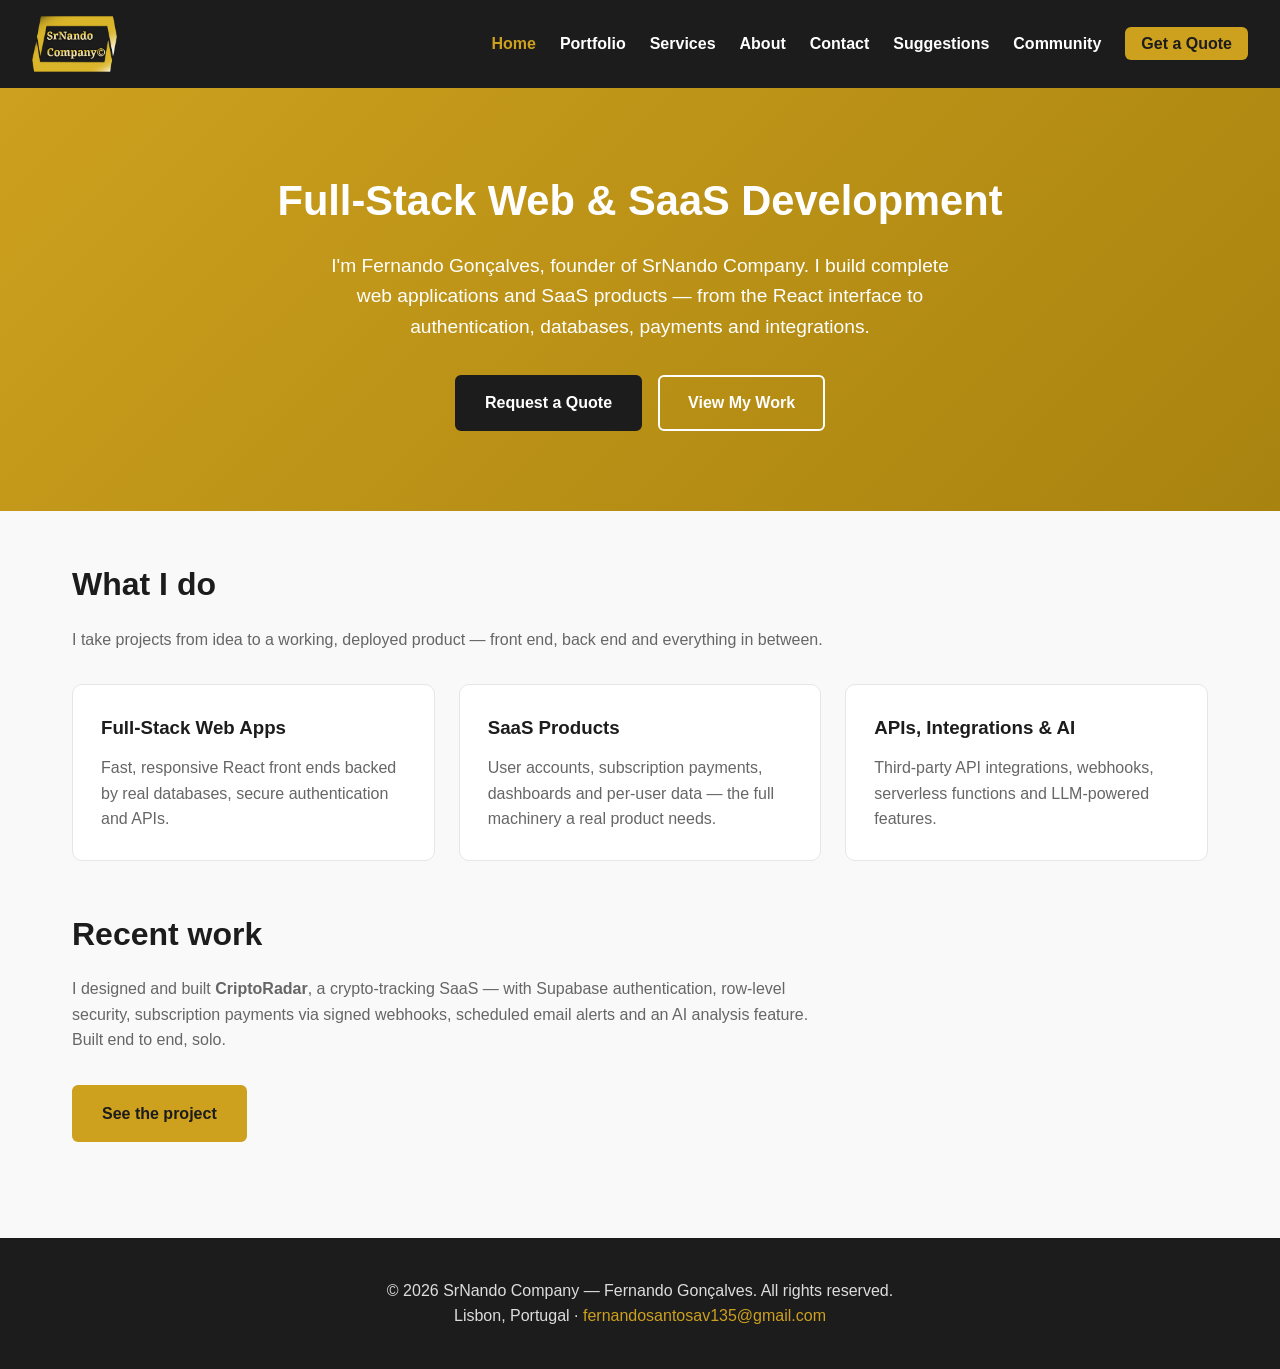
<file: index.html>
<!DOCTYPE html>
<html lang="en">
  <head>
    <meta charset="UTF-8" />
    <meta name="viewport" content="width=device-width, initial-scale=1.0" />
    <link rel="stylesheet" href="index.css" />
    <title>SrNando Company | Full-Stack Web &amp; SaaS Development</title>
    <meta
      name="description"
      content="SrNando Company is the independent studio of Fernando Gonçalves, a full-stack developer building web apps and SaaS products with React and Supabase."
    />
  </head>
  <body>
    <header>
      <a href="index.html"><img src="img/logo.png" alt="SrNando Company" class="logo" /></a>
      <nav>
        <ul>
          <li><a href="index.html">Home</a></li>
          <li><a href="portfolio.html">Portfolio</a></li>
          <li><a href="servicos.html">Services</a></li>
          <li><a href="sobre.html">About</a></li>
          <li><a href="contactos.html">Contact</a></li>
          <li><a href="suggestions.html">Suggestions</a></li>
          <li><a href="community.html">Community</a></li>
          <li><a href="budget.html" class="nav-cta">Get a Quote</a></li>
        </ul>
      </nav>
    </header>

    <section class="hero">
      <h1>Full-Stack Web &amp; SaaS Development</h1>
      <p>
        I'm Fernando Gonçalves, founder of SrNando Company. I build complete web
        applications and SaaS products — from the React interface to
        authentication, databases, payments and integrations.
      </p>
      <div class="btn-group">
        <a href="budget.html" class="btn">Request a Quote</a>
        <a href="portfolio.html" class="btn btn-outline">View My Work</a>
      </div>
    </section>

    <section class="container">
      <h2 class="section-title">What I do</h2>
      <p class="lead">
        I take projects from idea to a working, deployed product — front end,
        back end and everything in between.
      </p>
      <div class="services">
        <div class="service-card">
          <h3>Full-Stack Web Apps</h3>
          <p>
            Fast, responsive React front ends backed by real databases, secure
            authentication and APIs.
          </p>
        </div>
        <div class="service-card">
          <h3>SaaS Products</h3>
          <p>
            User accounts, subscription payments, dashboards and per-user data —
            the full machinery a real product needs.
          </p>
        </div>
        <div class="service-card">
          <h3>APIs, Integrations &amp; AI</h3>
          <p>
            Third-party API integrations, webhooks, serverless functions and
            LLM-powered features.
          </p>
        </div>
      </div>
    </section>

    <section class="container" style="padding-top: 0">
      <h2 class="section-title">Recent work</h2>
      <p class="lead">
        I designed and built <strong>CriptoRadar</strong>, a crypto-tracking
        SaaS — with Supabase authentication, row-level security, subscription
        payments via signed webhooks, scheduled email alerts and an AI analysis
        feature. Built end to end, solo.
      </p>
      <a href="portfolio.html" class="btn" style="background: var(--primary); color: var(--dark); border-color: var(--primary)">See the project</a>
    </section>

    <footer>
      <p>© 2026 SrNando Company — Fernando Gonçalves. All rights reserved.</p>
      <p>
        Lisbon, Portugal ·
        <a href="mailto:fernandosantosav135@gmail.com">fernandosantosav135@gmail.com</a>
      </p>
    </footer>

    <script src="script.js"></script>
  </body>
</html>
</file>
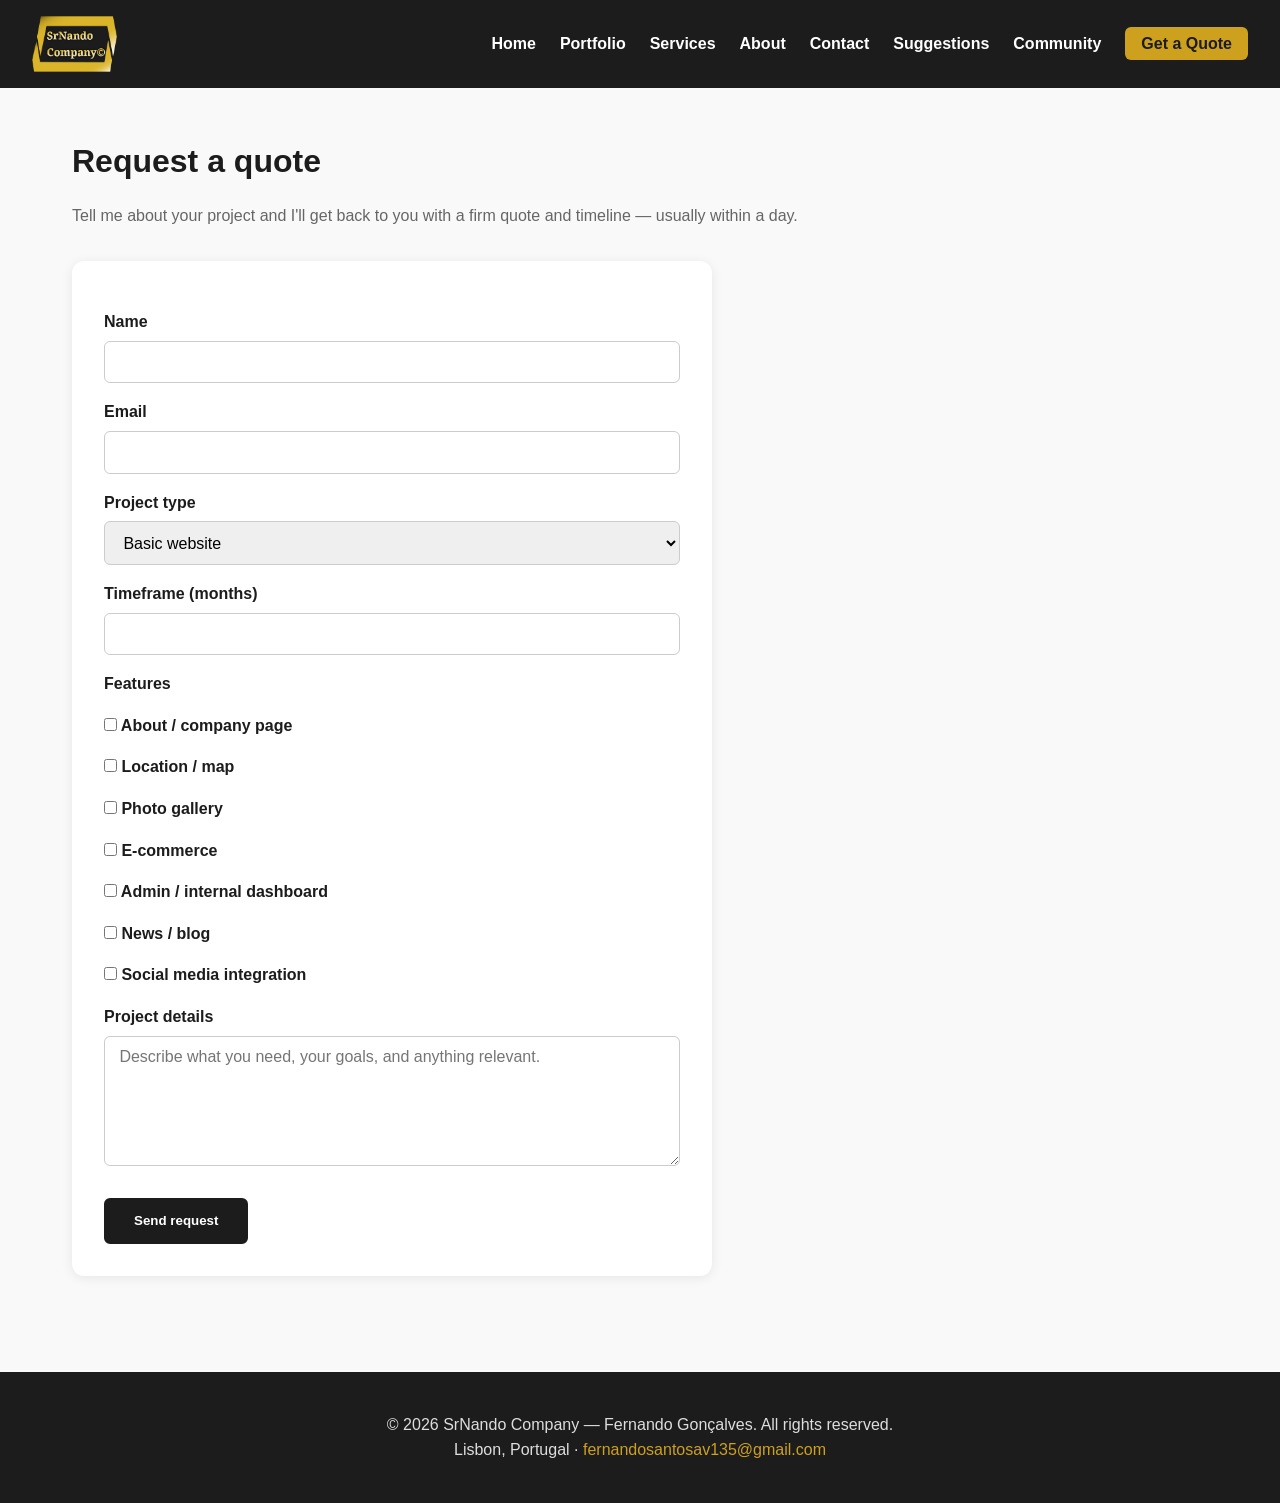
<file: budget.html>
<!doctype html>
<html lang="en">
  <head>
    <meta charset="UTF-8" />
    <meta name="viewport" content="width=device-width, initial-scale=1.0" />
    <link rel="stylesheet" href="index.css" />
    <title>Get a Quote | SrNando Company</title>
  </head>

  <body>
    <header>
      <a href="index.html"
        ><img src="img/logo.png" alt="SrNando Company" class="logo"
      /></a>
      <nav>
        <ul>
          <li><a href="index.html">Home</a></li>
          <li><a href="portfolio.html">Portfolio</a></li>
          <li><a href="servicos.html">Services</a></li>
          <li><a href="sobre.html">About</a></li>
          <li><a href="contactos.html">Contact</a></li>
          <li><a href="suggestions.html">Suggestions</a></li>
          <li><a href="community.html">Community</a></li>
          <li><a href="budget.html" class="nav-cta">Get a Quote</a></li>
        </ul>
      </nav>
    </header>

    <main class="container">
      <h1 class="section-title">Request a quote</h1>
      <p class="lead">
        Tell me about your project and I'll get back to you with a firm quote
        and timeline — usually within a day.
      </p>

      <div class="form-card">
        <form
          id="budget-form"
          action="https://formsubmit.co/fernandosantosav135@gmail.com"
          method="POST"
        >
          <input
            type="hidden"
            name="_subject"
            value="New quote request — SrNando Company site"
          />
          <input type="hidden" name="_captcha" value="false" />
          <input type="hidden" name="_template" value="table" />

          <label for="name">Name</label>
          <input type="text" id="name" name="Name" required />

          <label for="email">Email</label>
          <input type="email" id="email" name="Email" required />

          <label for="page-type">Project type</label>
          <select id="page-type" name="Project Type">
            <option value="Basic website">Basic website</option>
            <option value="Intermediate web app">Intermediate web app</option>
            <option value="Advanced / SaaS app">Advanced / SaaS app</option>
            <option value="Mobile app">Mobile app</option>
            <option value="Not sure yet">Not sure yet</option>
          </select>

          <label for="months">Timeframe (months)</label>
          <input type="number" id="months" name="Timeframe" min="1" />

          <label>Features</label>
          <label class="checkbox-row">
            <input type="checkbox" name="About / company page" value="Yes" />
            About / company page
          </label>
          <label class="checkbox-row">
            <input type="checkbox" name="Location / map" value="Yes" />
            Location / map
          </label>
          <label class="checkbox-row">
            <input type="checkbox" name="Photo gallery" value="Yes" />
            Photo gallery
          </label>
          <label class="checkbox-row">
            <input type="checkbox" name="E-commerce" value="Yes" />
            E-commerce
          </label>
          <label class="checkbox-row">
            <input type="checkbox" name="Admin / internal dashboard" value="Yes" />
            Admin / internal dashboard
          </label>
          <label class="checkbox-row">
            <input type="checkbox" name="News / blog" value="Yes" />
            News / blog
          </label>
          <label class="checkbox-row">
            <input type="checkbox" name="Social media integration" value="Yes" />
            Social media integration
          </label>

          <label for="details">Project details</label>
          <textarea
            id="details"
            name="Details"
            placeholder="Describe what you need, your goals, and anything relevant."
          ></textarea>

          <button type="submit" class="btn">Send request</button>
        </form>
      </div>
    </main>

    <footer>
      <p>© 2026 SrNando Company — Fernando Gonçalves. All rights reserved.</p>
      <p>
        Lisbon, Portugal ·
        <a href="mailto:fernandosantosav135@gmail.com"
          >fernandosantosav135@gmail.com</a
        >
      </p>
    </footer>

    <script src="script.js"></script>
  </body>
</html>
</file>
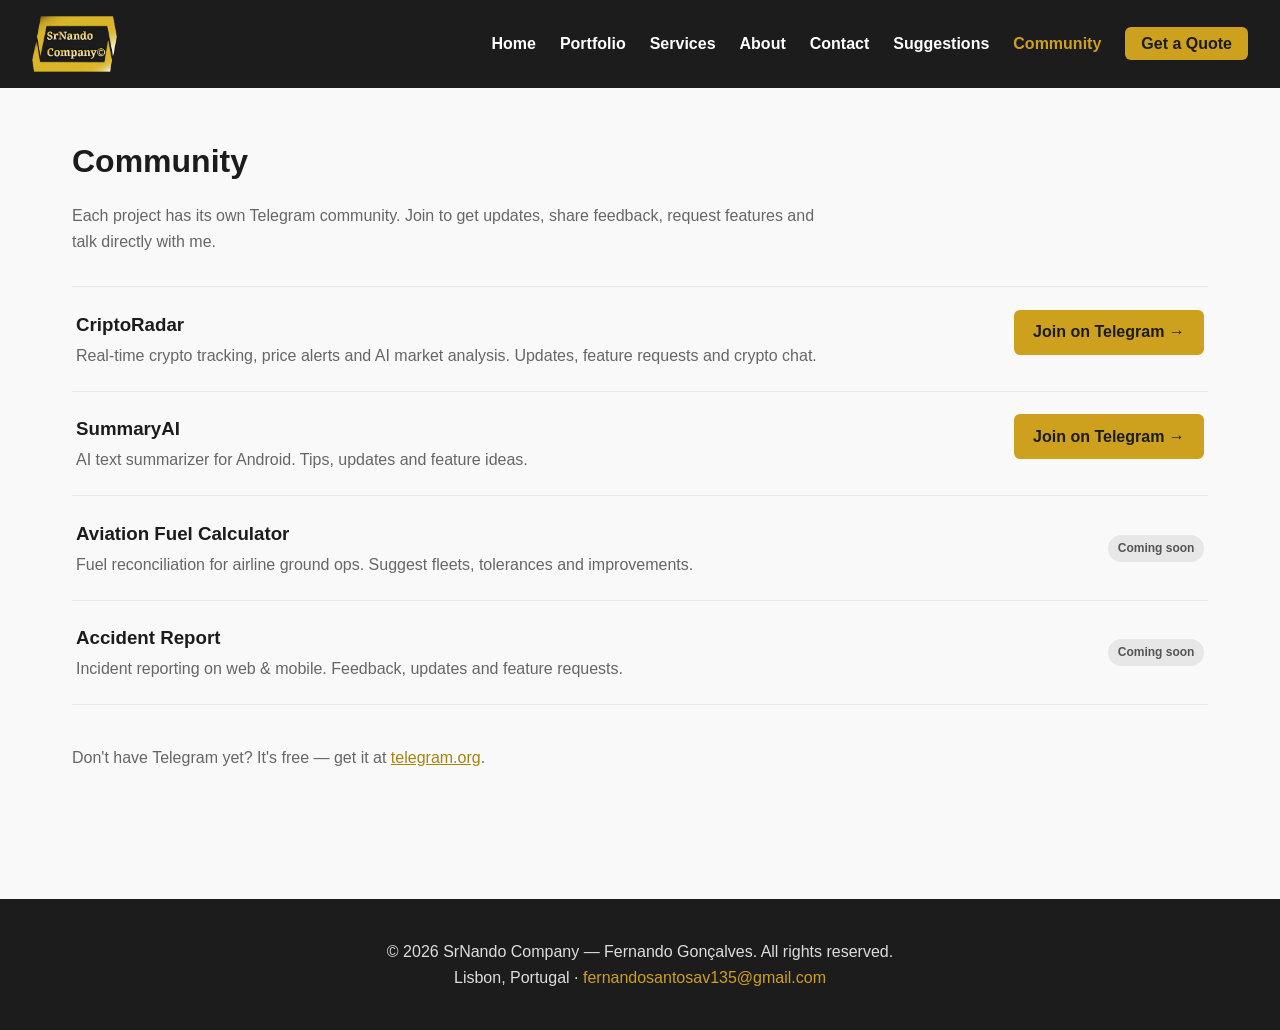
<file: community.html>
<!doctype html>
<html lang="en">
  <head>
    <meta charset="UTF-8" />
    <meta name="viewport" content="width=device-width, initial-scale=1.0" />
    <link rel="stylesheet" href="index.css" />
    <title>Community | SrNando Company</title>
  </head>

  <body>
    <header>
      <a href="index.html"><img src="img/logo.png" alt="SrNando Company" class="logo" /></a>
      <nav>
        <ul>
          <li><a href="index.html">Home</a></li>
          <li><a href="portfolio.html">Portfolio</a></li>
          <li><a href="servicos.html">Services</a></li>
          <li><a href="sobre.html">About</a></li>
          <li><a href="contactos.html">Contact</a></li>
          <li><a href="suggestions.html">Suggestions</a></li>
          <li><a href="community.html">Community</a></li>
          <li><a href="budget.html" class="nav-cta">Get a Quote</a></li>
        </ul>
      </nav>
    </header>

    <main class="container">
      <h1 class="section-title">Community</h1>
      <p class="lead">
        Each project has its own Telegram community. Join to get updates, share
        feedback, request features and talk directly with me.
      </p>

      <!-- TODO: replace each href="#" with the real Telegram invite link (t.me/...) -->
      <div class="community-list">
        <div class="community-item">
          <div class="community-text">
            <h3>CriptoRadar</h3>
            <p>
              Real-time crypto tracking, price alerts and AI market analysis.
              Updates, feature requests and crypto chat.
            </p>
          </div>
          <a
            class="project-link"
            href="https://t.me/+6SDEdjzkzSs5ZmU0"
            target="_blank"
            rel="noopener"
            >Join on Telegram →</a
          >
        </div>

        <div class="community-item">
          <div class="community-text">
            <h3>SummaryAI</h3>
            <p>
              AI text summarizer for Android. Tips, updates and feature
              ideas.
            </p>
          </div>
          <a
            class="project-link"
            href="https://t.me/+fLf91hN55tIwZWU0"
            target="_blank"
            rel="noopener"
            >Join on Telegram →</a
          >
        </div>

        <div class="community-item">
          <div class="community-text">
            <h3>Aviation Fuel Calculator</h3>
            <p>
              Fuel reconciliation for airline ground ops. Suggest fleets,
              tolerances and improvements.
            </p>
          </div>
          <span class="tag" style="background: #e7e7e7; color: #555"
            >Coming soon</span
          >
        </div>

        <div class="community-item">
          <div class="community-text">
            <h3>Accident Report</h3>
            <p>
              Incident reporting on web &amp; mobile. Feedback, updates and
              feature requests.
            </p>
          </div>
          <span class="tag" style="background: #e7e7e7; color: #555"
            >Coming soon</span
          >
        </div>
      </div>

      <p class="lead" style="margin-top: 2.5rem">
        Don't have Telegram yet? It's free — get it at
        <a href="https://telegram.org" target="_blank" rel="noopener"
          >telegram.org</a
        >.
      </p>
    </main>

    <footer>
      <p>© 2026 SrNando Company — Fernando Gonçalves. All rights reserved.</p>
      <p>
        Lisbon, Portugal ·
        <a href="mailto:fernandosantosav135@gmail.com"
          >fernandosantosav135@gmail.com</a
        >
      </p>
    </footer>

    <script src="script.js"></script>
  </body>
</html>
</file>
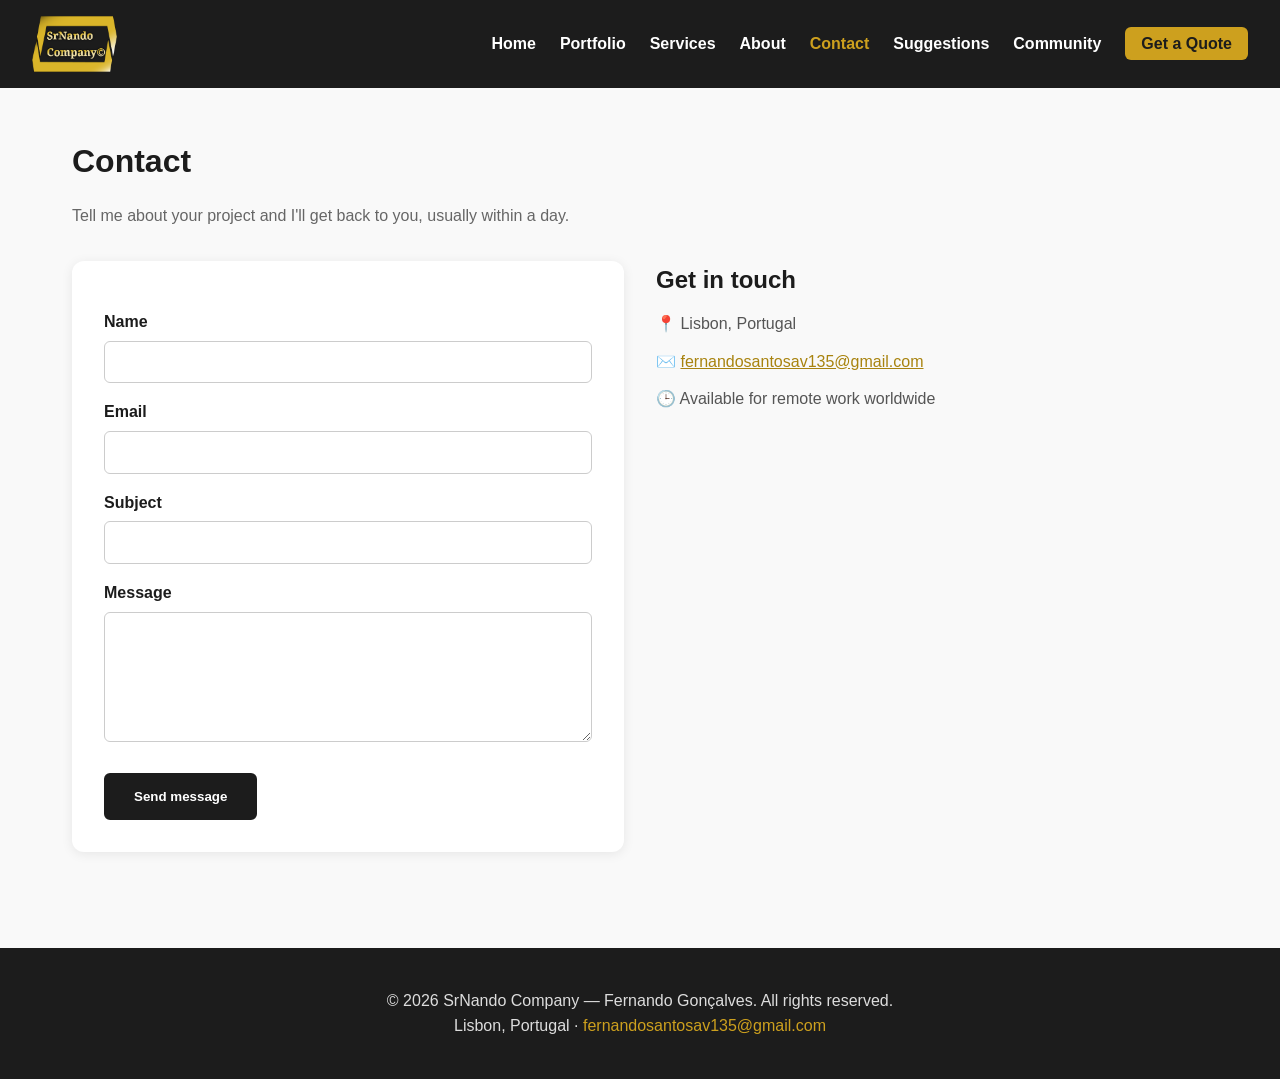
<file: contactos.html>
<!DOCTYPE html>
<html lang="en">
  <head>
    <meta charset="UTF-8" />
    <meta name="viewport" content="width=device-width, initial-scale=1.0" />
    <link rel="stylesheet" href="index.css" />
    <title>Contact | SrNando Company</title>
  </head>

  <body>
    <header>
      <a href="index.html"><img src="img/logo.png" alt="SrNando Company" class="logo" /></a>
      <nav>
        <ul>
          <li><a href="index.html">Home</a></li>
          <li><a href="portfolio.html">Portfolio</a></li>
          <li><a href="servicos.html">Services</a></li>
          <li><a href="sobre.html">About</a></li>
          <li><a href="contactos.html">Contact</a></li>
          <li><a href="suggestions.html">Suggestions</a></li>
          <li><a href="community.html">Community</a></li>
          <li><a href="budget.html" class="nav-cta">Get a Quote</a></li>
        </ul>
      </nav>
    </header>

    <main class="container">
      <h1 class="section-title">Contact</h1>
      <p class="lead">
        Tell me about your project and I'll get back to you, usually within a
        day.
      </p>

      <div class="contact-grid">
        <div class="form-card">
          <form
            id="contactForm"
            action="https://formsubmit.co/fernandosantosav135@gmail.com"
            method="POST"
          >
            <input type="hidden" name="_subject" value="New contact — SrNando Company site" />
            <input type="hidden" name="_captcha" value="false" />
            <input type="hidden" name="_template" value="table" />
            <label for="name">Name</label>
            <input type="text" id="name" name="name" required />

            <label for="email">Email</label>
            <input type="email" id="email" name="email" required />

            <label for="subject">Subject</label>
            <input type="text" id="subject" name="subject" />

            <label for="message">Message</label>
            <textarea id="message" name="message" required></textarea>

            <button type="submit" class="btn">Send message</button>
          </form>
        </div>

        <div>
          <div class="contact-info" style="margin-bottom: 1.5rem">
            <h2 style="color: var(--dark); margin-bottom: 0.75rem">
              Get in touch
            </h2>
            <p>📍 Lisbon, Portugal</p>
            <p>
              ✉️ <a href="mailto:fernandosantosav135@gmail.com">fernandosantosav135@gmail.com</a>
            </p>
            <p>🕒 Available for remote work worldwide</p>
          </div>
          <div class="contact-map">
            <iframe
              src="https://www.google.com/maps?q=Lisbon,Portugal&output=embed"
              loading="lazy"
              title="Lisbon, Portugal"
            ></iframe>
          </div>
        </div>
      </div>
    </main>

    <footer>
      <p>© 2026 SrNando Company — Fernando Gonçalves. All rights reserved.</p>
      <p>
        Lisbon, Portugal ·
        <a href="mailto:fernandosantosav135@gmail.com">fernandosantosav135@gmail.com</a>
      </p>
    </footer>

    <script src="script.js"></script>
  </body>
</html>
</file>
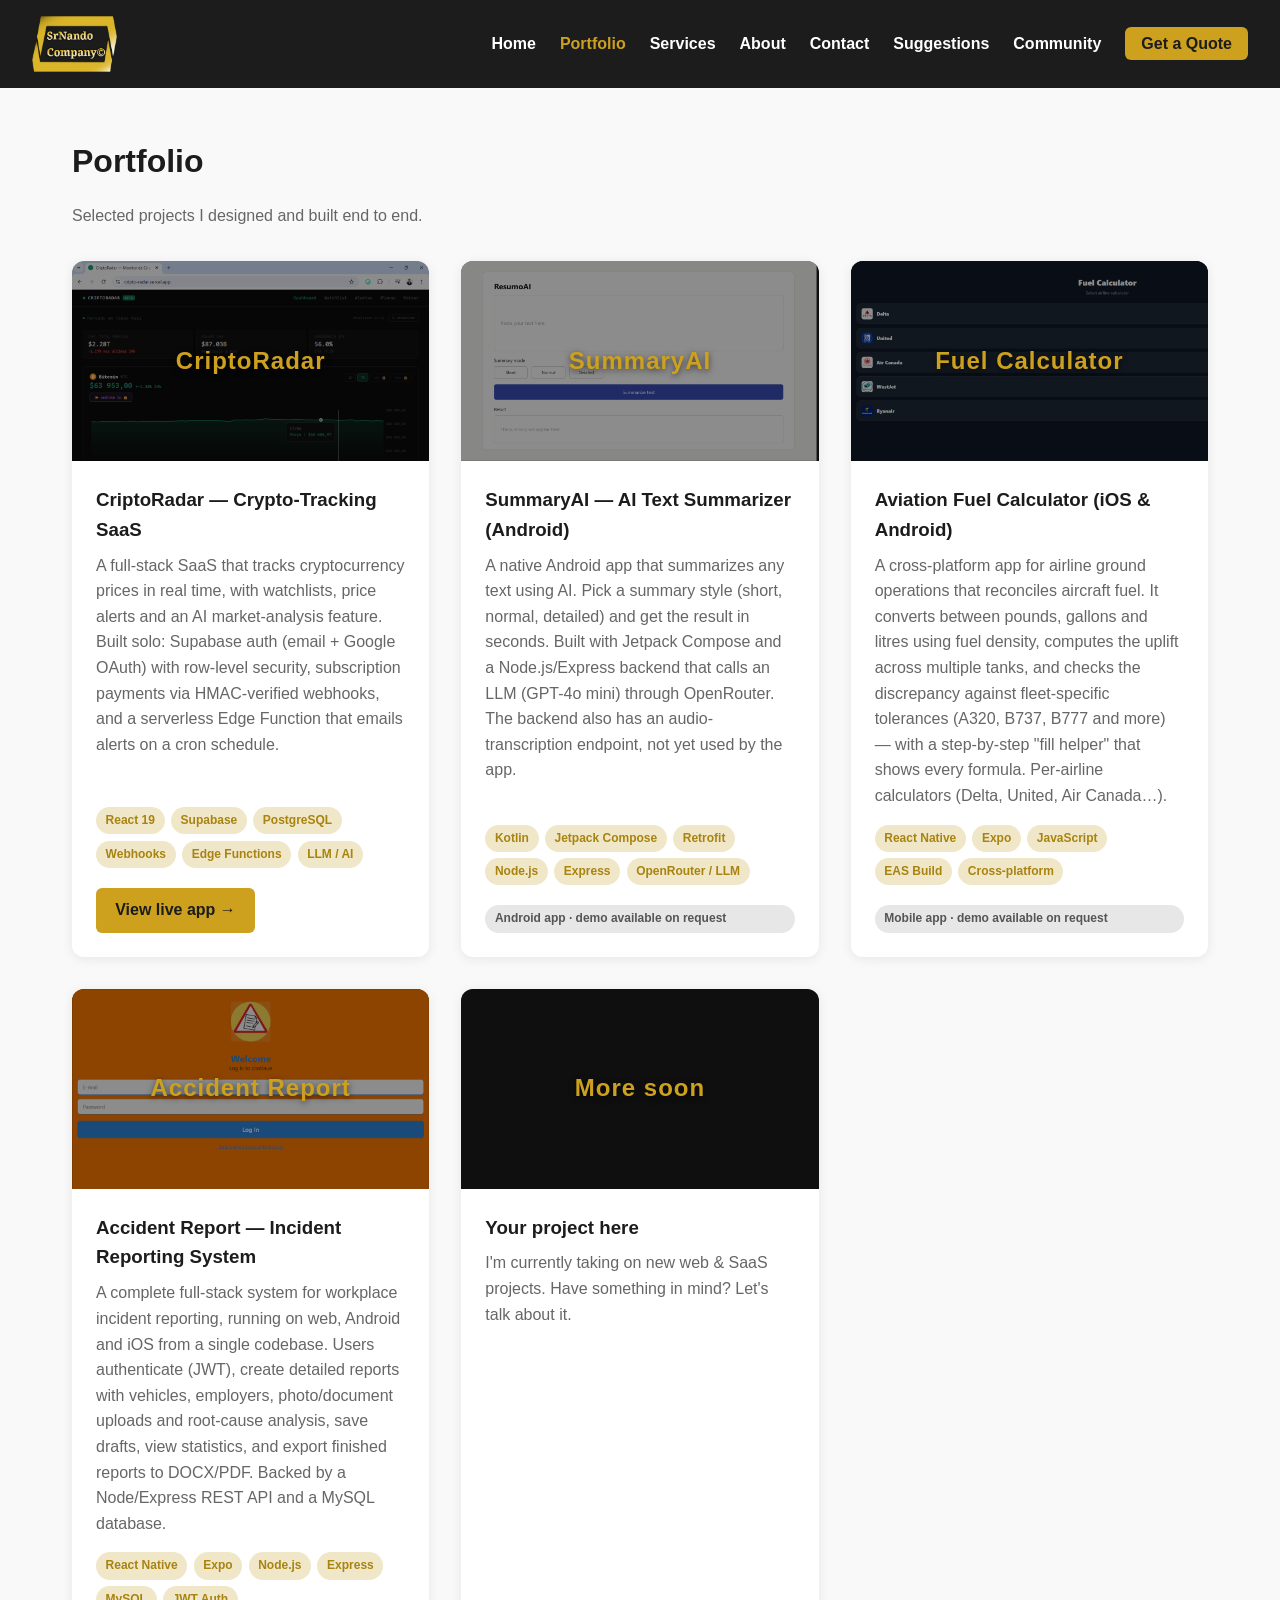
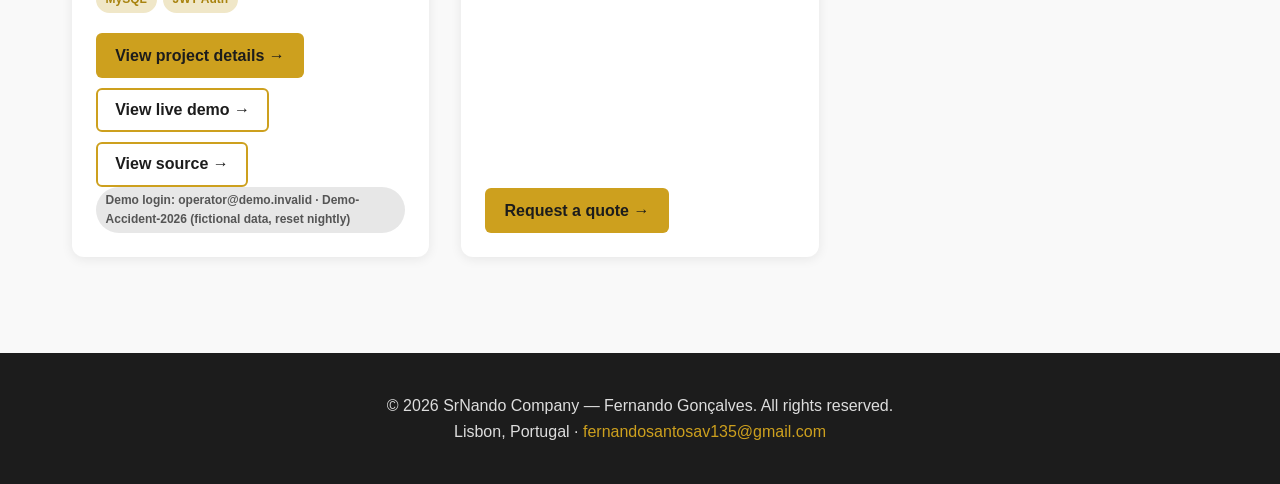
<file: portfolio.html>
<!doctype html>
<html lang="en">
  <head>
    <meta charset="UTF-8" />
    <meta name="viewport" content="width=device-width, initial-scale=1.0" />
    <link rel="stylesheet" href="index.css" />
    <title>Portfolio | SrNando Company</title>
  </head>
  <body>
    <header>
      <a href="index.html"
        ><img src="img/logo.png" alt="SrNando Company" class="logo"
      /></a>
      <nav>
        <ul>
          <li><a href="index.html">Home</a></li>
          <li><a href="portfolio.html">Portfolio</a></li>
          <li><a href="servicos.html">Services</a></li>
          <li><a href="sobre.html">About</a></li>
          <li><a href="contactos.html">Contact</a></li>
          <li><a href="suggestions.html">Suggestions</a></li>
          <li><a href="community.html">Community</a></li>
          <li><a href="budget.html" class="nav-cta">Get a Quote</a></li>
        </ul>
      </nav>
    </header>

    <main class="container">
      <h1 class="section-title">Portfolio</h1>
      <p class="lead">Selected projects I designed and built end to end.</p>

      <div class="projects-grid">
        <!-- CriptoRadar (real project) -->
        <article class="project-card">
          <div
            class="project-thumb"
            style="
              background-image: url(&quot;img/criptoradar.png&quot;);
            "
          >
            CriptoRadar
          </div>
          <div class="project-body">
            <h3>CriptoRadar — Crypto-Tracking SaaS</h3>
            <p>
              A full-stack SaaS that tracks cryptocurrency prices in real time,
              with watchlists, price alerts and an AI market-analysis feature.
              Built solo: Supabase auth (email + Google OAuth) with row-level
              security, subscription payments via HMAC-verified webhooks, and a
              serverless Edge Function that emails alerts on a cron schedule.
            </p>
            <div class="tags">
              <span class="tag">React 19</span>
              <span class="tag">Supabase</span>
              <span class="tag">PostgreSQL</span>
              <span class="tag">Webhooks</span>
              <span class="tag">Edge Functions</span>
              <span class="tag">LLM / AI</span>
            </div>
            <a
              class="project-link"
              href="https://cripto-radar.vercel.app"
              target="_blank"
              rel="noopener"
              >View live app →</a
            >
          </div>
        </article>

        <!-- SummaryAI (real project) -->
        <article class="project-card">
          <div
            class="project-thumb"
            style="background-image: url(&quot;img/summaryai.png&quot;)"
          >
            SummaryAI
          </div>
          <div class="project-body">
            <h3>SummaryAI — AI Text Summarizer (Android)</h3>
            <p>
              A native Android app that summarizes any text using AI. Pick a
              summary style (short, normal, detailed) and get the result in
              seconds. Built with Jetpack Compose and a Node.js/Express
              backend that calls an LLM (GPT-4o mini) through OpenRouter. The
              backend also has an audio-transcription endpoint, not yet used
              by the app.
            </p>
            <div class="tags">
              <span class="tag">Kotlin</span>
              <span class="tag">Jetpack Compose</span>
              <span class="tag">Retrofit</span>
              <span class="tag">Node.js</span>
              <span class="tag">Express</span>
              <span class="tag">OpenRouter / LLM</span>
            </div>
            <span class="tag" style="background: #e7e7e7; color: #555"
              >Android app · demo available on request</span
            >
          </div>
        </article>

        <!-- Fuel Calculator (real project) -->
        <article class="project-card">
          <div
            class="project-thumb"
            style="
              background-image: url(&quot;img/fuelcalc.png&quot;);
            "
          >
            Fuel Calculator
          </div>
          <div class="project-body">
            <h3>Aviation Fuel Calculator (iOS &amp; Android)</h3>
            <p>
              A cross-platform app for airline ground operations that reconciles
              aircraft fuel. It converts between pounds, gallons and litres
              using fuel density, computes the uplift across multiple tanks, and
              checks the discrepancy against fleet-specific tolerances (A320,
              B737, B777 and more) — with a step-by-step "fill helper" that
              shows every formula. Per-airline calculators (Delta, United, Air
              Canada…).
            </p>
            <div class="tags">
              <span class="tag">React Native</span>
              <span class="tag">Expo</span>
              <span class="tag">JavaScript</span>
              <span class="tag">EAS Build</span>
              <span class="tag">Cross-platform</span>
            </div>
            <span class="tag" style="background: #e7e7e7; color: #555"
              >Mobile app · demo available on request</span
            >
          </div>
        </article>

        <!-- Accident Report (real project) -->
        <article class="project-card is-link">
          <div
            class="project-thumb"
            style="
              background-image: url(&quot;img/accidentreport.png&quot;);
            "
          >
            Accident Report
          </div>
          <div class="project-body">
            <h3>
              <a class="card-link" href="technical.html"
                >Accident Report — Incident Reporting System</a
              >
            </h3>
            <p>
              A complete full-stack system for workplace incident reporting,
              running on web, Android and iOS from a single codebase. Users
              authenticate (JWT), create detailed reports with vehicles,
              employers, photo/document uploads and root-cause analysis, save
              drafts, view statistics, and export finished reports to DOCX/PDF.
              Backed by a Node/Express REST API and a MySQL database.
            </p>
            <div class="tags">
              <span class="tag">React Native</span>
              <span class="tag">Expo</span>
              <span class="tag">Node.js</span>
              <span class="tag">Express</span>
              <span class="tag">MySQL</span>
              <span class="tag">JWT Auth</span>
            </div>
            <div style="display: flex; gap: 0.6rem; flex-wrap: wrap">
              <a class="project-link" href="technical.html"
                >View project details →</a
              >
              <a
                class="project-link project-link-alt"
                href="https://demo.accidentreport.dev"
                target="_blank"
                rel="noopener"
                >View live demo →</a
              >
              <a
                class="project-link project-link-alt"
                href="https://github.com/SrNando1/AccidentReport"
                target="_blank"
                rel="noopener"
                >View source →</a
              >
            </div>
            <span class="tag" style="background: #e7e7e7; color: #555"
              >Demo login: operator@demo.invalid · Demo-Accident-2026 (fictional
              data, reset nightly)</span
            >
          </div>
        </article>

        <!-- Placeholder for the next project -->
        <article class="project-card">
          <div class="project-thumb">More soon</div>
          <div class="project-body">
            <h3>Your project here</h3>
            <p>
              I'm currently taking on new web &amp; SaaS projects. Have
              something in mind? Let's talk about it.
            </p>
            <a class="project-link" href="budget.html">Request a quote →</a>
          </div>
        </article>
      </div>
    </main>

    <footer>
      <p>© 2026 SrNando Company — Fernando Gonçalves. All rights reserved.</p>
      <p>
        Lisbon, Portugal ·
        <a href="mailto:fernandosantosav135@gmail.com"
          >fernandosantosav135@gmail.com</a
        >
      </p>
    </footer>

    <script src="script.js"></script>
  </body>
</html>
</file>
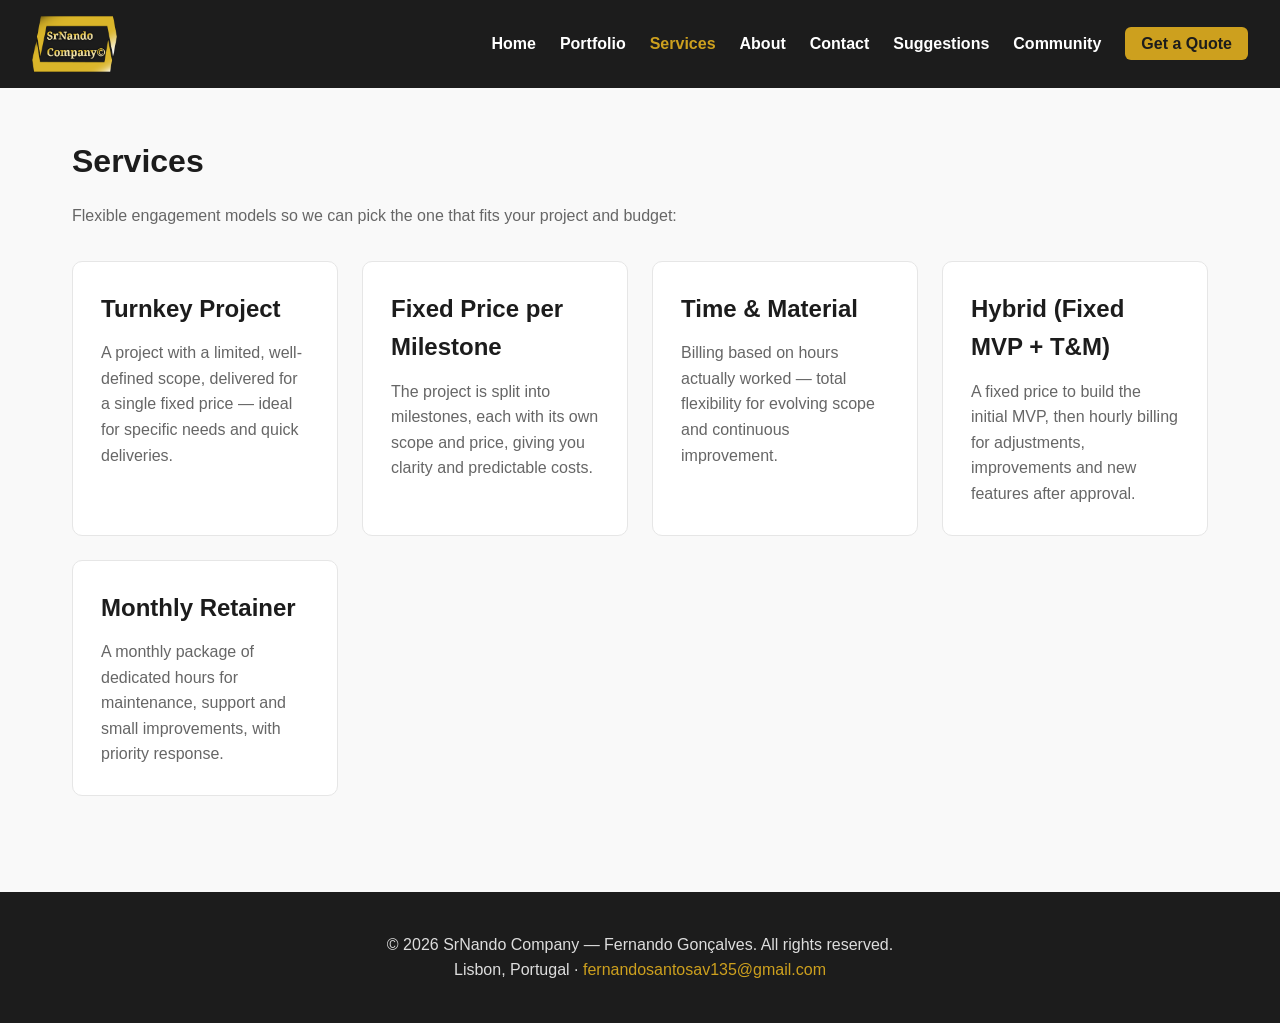
<file: servicos.html>
<!DOCTYPE html>
<html lang="en">
  <head>
    <meta charset="UTF-8" />
    <meta name="viewport" content="width=device-width, initial-scale=1.0" />
    <link rel="stylesheet" href="index.css" />
    <title>Services | SrNando Company</title>
  </head>
  <body>
    <header>
      <a href="index.html"><img src="img/logo.png" alt="SrNando Company" class="logo" /></a>
      <nav>
        <ul>
          <li><a href="index.html">Home</a></li>
          <li><a href="portfolio.html">Portfolio</a></li>
          <li><a href="servicos.html">Services</a></li>
          <li><a href="sobre.html">About</a></li>
          <li><a href="contactos.html">Contact</a></li>
          <li><a href="suggestions.html">Suggestions</a></li>
          <li><a href="community.html">Community</a></li>
          <li><a href="budget.html" class="nav-cta">Get a Quote</a></li>
        </ul>
      </nav>
    </header>

    <main class="container">
      <h1 class="section-title">Services</h1>
      <p class="lead">
        Flexible engagement models so we can pick the one that fits your project
        and budget:
      </p>
      <div class="services-grid">
        <article class="service-card">
          <h2>Turnkey Project</h2>
          <p>
            A project with a limited, well-defined scope, delivered for a single
            fixed price — ideal for specific needs and quick deliveries.
          </p>
        </article>

        <article class="service-card">
          <h2>Fixed Price per Milestone</h2>
          <p>
            The project is split into milestones, each with its own scope and
            price, giving you clarity and predictable costs.
          </p>
        </article>

        <article class="service-card">
          <h2>Time &amp; Material</h2>
          <p>
            Billing based on hours actually worked — total flexibility for
            evolving scope and continuous improvement.
          </p>
        </article>

        <article class="service-card">
          <h2>Hybrid (Fixed MVP + T&amp;M)</h2>
          <p>
            A fixed price to build the initial MVP, then hourly billing for
            adjustments, improvements and new features after approval.
          </p>
        </article>

        <article class="service-card">
          <h2>Monthly Retainer</h2>
          <p>
            A monthly package of dedicated hours for maintenance, support and
            small improvements, with priority response.
          </p>
        </article>
      </div>
    </main>

    <footer>
      <p>© 2026 SrNando Company — Fernando Gonçalves. All rights reserved.</p>
      <p>
        Lisbon, Portugal ·
        <a href="mailto:fernandosantosav135@gmail.com">fernandosantosav135@gmail.com</a>
      </p>
    </footer>

    <script src="script.js"></script>
  </body>
</html>
</file>
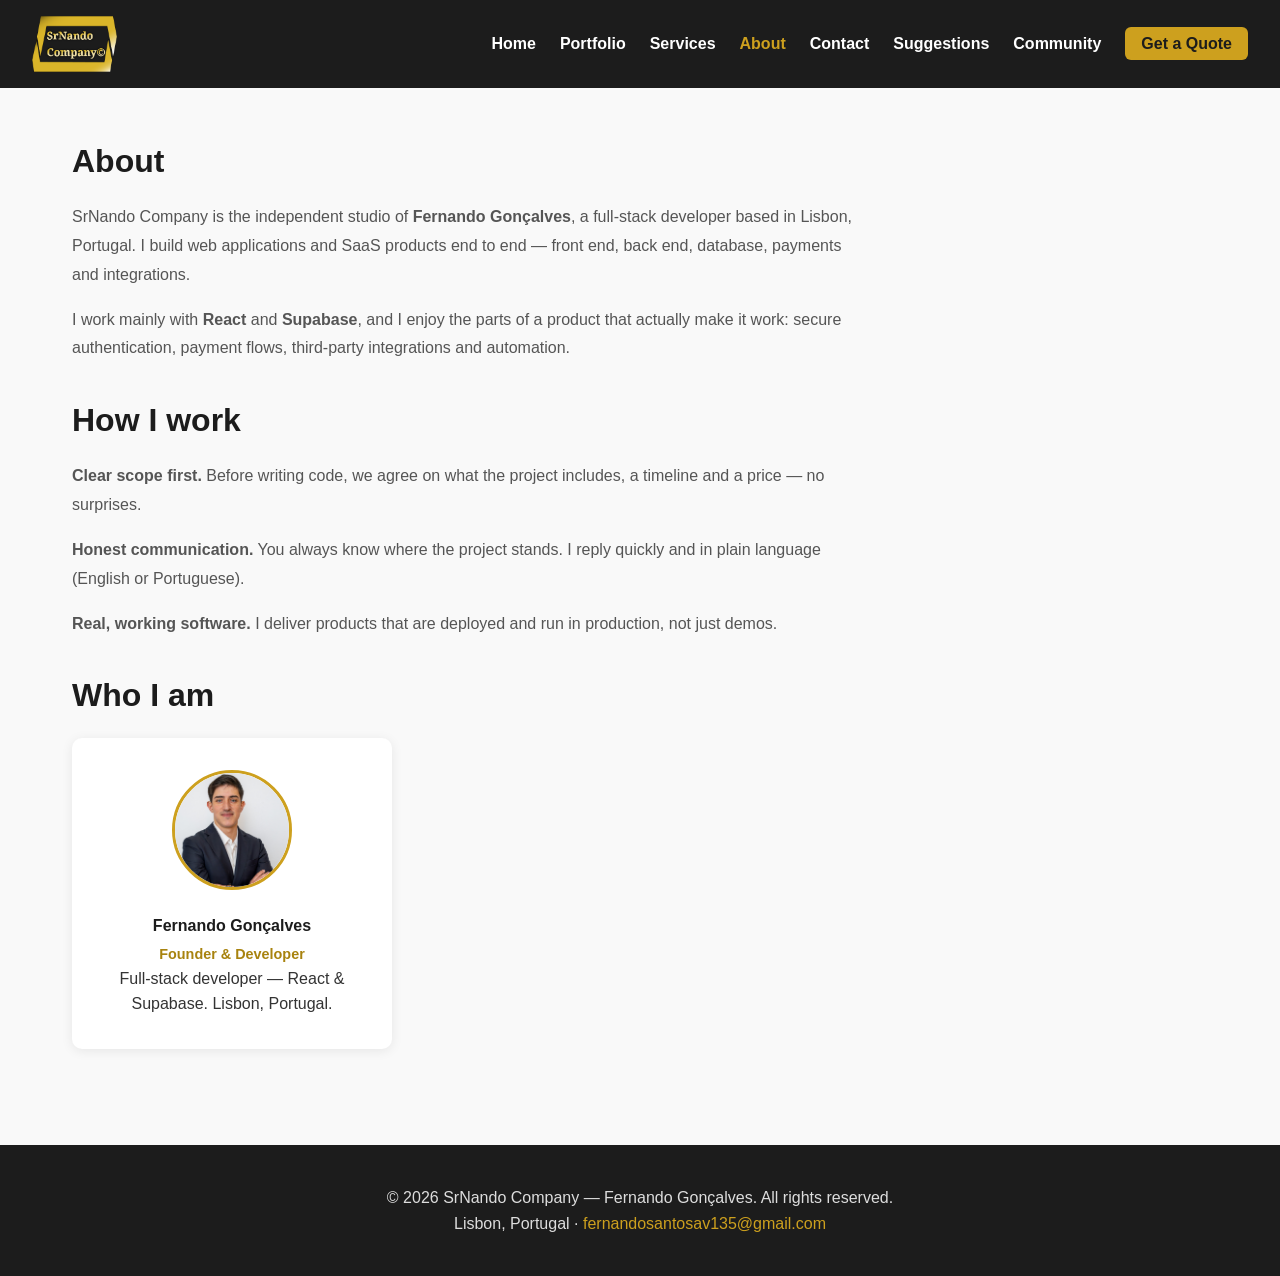
<file: sobre.html>
<!DOCTYPE html>
<html lang="en">
  <head>
    <meta charset="UTF-8" />
    <meta name="viewport" content="width=device-width, initial-scale=1.0" />
    <link rel="stylesheet" href="index.css" />
    <title>About | SrNando Company</title>
  </head>
  <body>
    <header>
      <a href="index.html"><img src="img/logo.png" alt="SrNando Company" class="logo" /></a>
      <nav>
        <ul>
          <li><a href="index.html">Home</a></li>
          <li><a href="portfolio.html">Portfolio</a></li>
          <li><a href="servicos.html">Services</a></li>
          <li><a href="sobre.html">About</a></li>
          <li><a href="contactos.html">Contact</a></li>
          <li><a href="suggestions.html">Suggestions</a></li>
          <li><a href="community.html">Community</a></li>
          <li><a href="budget.html" class="nav-cta">Get a Quote</a></li>
        </ul>
      </nav>
    </header>

    <main class="container">
      <section>
        <h1 class="section-title">About</h1>
        <div class="text-block">
          <p>
            SrNando Company is the independent studio of
            <strong>Fernando Gonçalves</strong>, a full-stack developer based in
            Lisbon, Portugal. I build web applications and SaaS products end to
            end — front end, back end, database, payments and integrations.
          </p>
          <p>
            I work mainly with <strong>React</strong> and
            <strong>Supabase</strong>, and I enjoy the parts of a product that
            actually make it work: secure authentication, payment flows,
            third-party integrations and automation.
          </p>
        </div>
      </section>

      <section>
        <h2 class="section-title">How I work</h2>
        <div class="text-block">
          <p>
            <strong>Clear scope first.</strong> Before writing code, we agree on
            what the project includes, a timeline and a price — no surprises.
          </p>
          <p>
            <strong>Honest communication.</strong> You always know where the
            project stands. I reply quickly and in plain language (English or
            Portuguese).
          </p>
          <p>
            <strong>Real, working software.</strong> I deliver products that are
            deployed and run in production, not just demos.
          </p>
        </div>
      </section>

      <section>
        <h2 class="section-title">Who I am</h2>
        <div class="profile-card">
          <img src="img/Retrato Terno2.jpg" alt="Fernando Gonçalves" />
          <h4>Fernando Gonçalves</h4>
          <p class="role">Founder &amp; Developer</p>
          <p>Full-stack developer — React &amp; Supabase. Lisbon, Portugal.</p>
        </div>
      </section>
    </main>

    <footer>
      <p>© 2026 SrNando Company — Fernando Gonçalves. All rights reserved.</p>
      <p>
        Lisbon, Portugal ·
        <a href="mailto:fernandosantosav135@gmail.com">fernandosantosav135@gmail.com</a>
      </p>
    </footer>

    <script src="script.js"></script>
  </body>
</html>
</file>
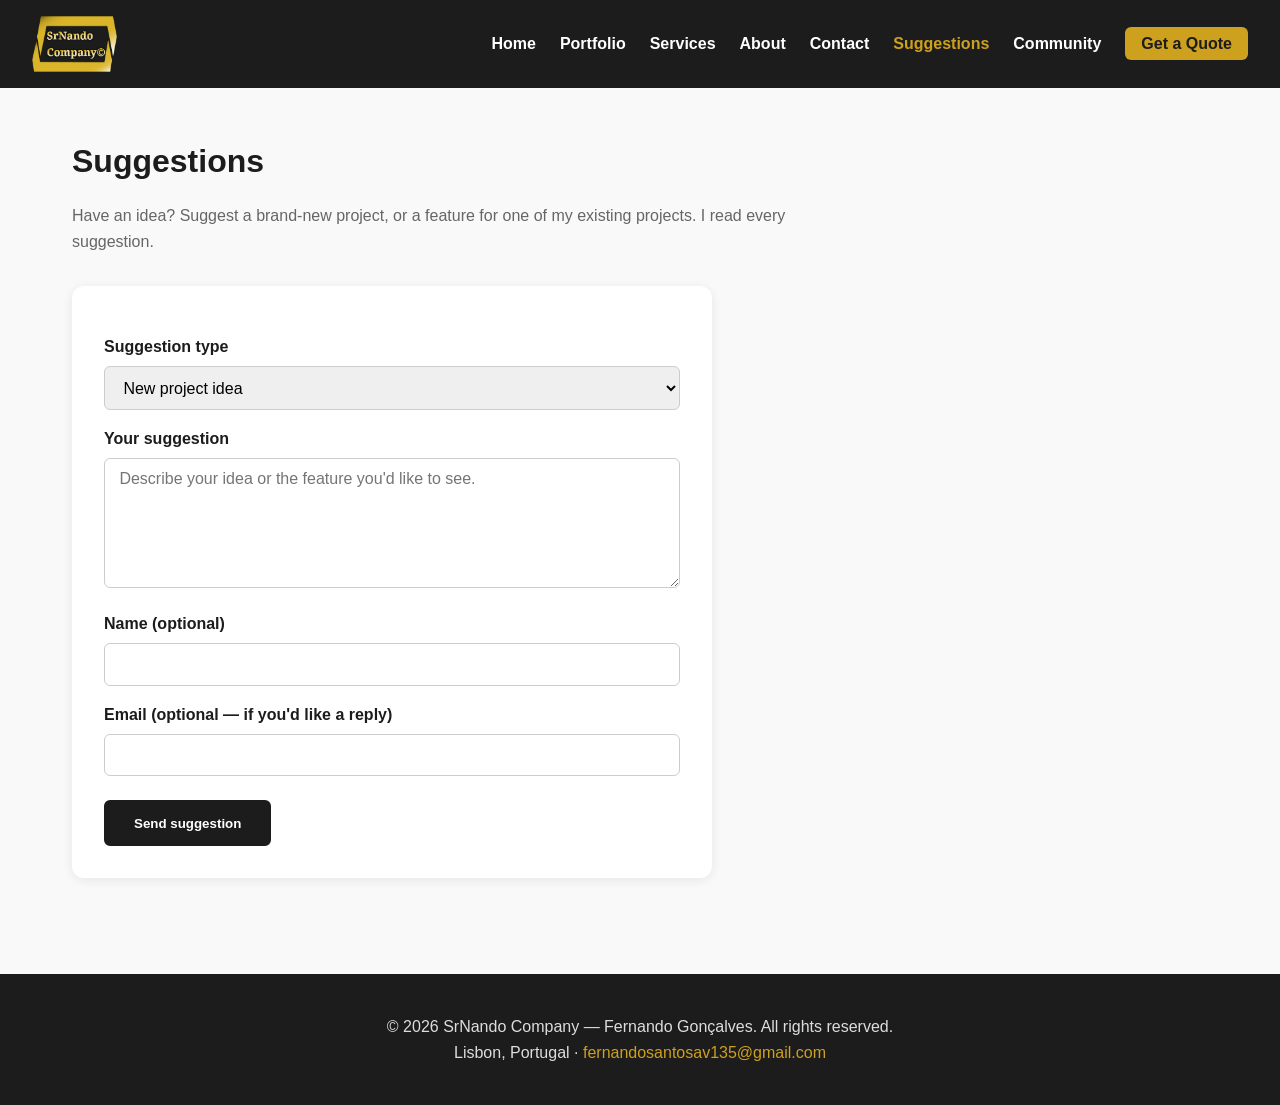
<file: suggestions.html>
<!doctype html>
<html lang="en">
  <head>
    <meta charset="UTF-8" />
    <meta name="viewport" content="width=device-width, initial-scale=1.0" />
    <link rel="stylesheet" href="index.css" />
    <title>Suggestions | SrNando Company</title>
  </head>

  <body>
    <header>
      <a href="index.html"><img src="img/logo.png" alt="SrNando Company" class="logo" /></a>
      <nav>
        <ul>
          <li><a href="index.html">Home</a></li>
          <li><a href="portfolio.html">Portfolio</a></li>
          <li><a href="servicos.html">Services</a></li>
          <li><a href="sobre.html">About</a></li>
          <li><a href="contactos.html">Contact</a></li>
          <li><a href="suggestions.html">Suggestions</a></li>
          <li><a href="community.html">Community</a></li>
          <li><a href="budget.html" class="nav-cta">Get a Quote</a></li>
        </ul>
      </nav>
    </header>

    <main class="container">
      <h1 class="section-title">Suggestions</h1>
      <p class="lead">
        Have an idea? Suggest a brand-new project, or a feature for one of my
        existing projects. I read every suggestion.
      </p>

      <div class="form-card">
        <form
          id="suggestion-form"
          action="https://formsubmit.co/fernandosantosav135@gmail.com"
          method="POST"
        >
          <input
            type="hidden"
            name="_subject"
            value="New suggestion — SrNando Company site"
          />
          <input type="hidden" name="_captcha" value="false" />
          <input type="hidden" name="_template" value="table" />

          <label for="sugg-type">Suggestion type</label>
          <select id="sugg-type" name="Suggestion Type" onchange="toggleProject()">
            <option value="New project idea">New project idea</option>
            <option value="Feature for an existing project">
              Feature for an existing project
            </option>
          </select>

          <div id="project-row" style="display: none">
            <label for="project">Which project?</label>
            <select id="project" name="Project">
              <option value="CriptoRadar">CriptoRadar</option>
              <option value="SummaryAI">SummaryAI</option>
              <option value="Aviation Fuel Calculator">
                Aviation Fuel Calculator
              </option>
              <option value="Accident Report">Accident Report</option>
            </select>
          </div>

          <label for="suggestion">Your suggestion</label>
          <textarea
            id="suggestion"
            name="Suggestion"
            required
            placeholder="Describe your idea or the feature you'd like to see."
          ></textarea>

          <label for="name">Name (optional)</label>
          <input type="text" id="name" name="Name" />

          <label for="email">Email (optional — if you'd like a reply)</label>
          <input type="email" id="email" name="Email" />

          <button type="submit" class="btn">Send suggestion</button>
        </form>
      </div>
    </main>

    <footer>
      <p>© 2026 SrNando Company — Fernando Gonçalves. All rights reserved.</p>
      <p>
        Lisbon, Portugal ·
        <a href="mailto:fernandosantosav135@gmail.com"
          >fernandosantosav135@gmail.com</a
        >
      </p>
    </footer>

    <script>
      function toggleProject() {
        const type = document.getElementById("sugg-type").value;
        document.getElementById("project-row").style.display =
          type === "Feature for an existing project" ? "block" : "none";
      }
      toggleProject();
    </script>
    <script src="script.js"></script>
  </body>
</html>
</file>
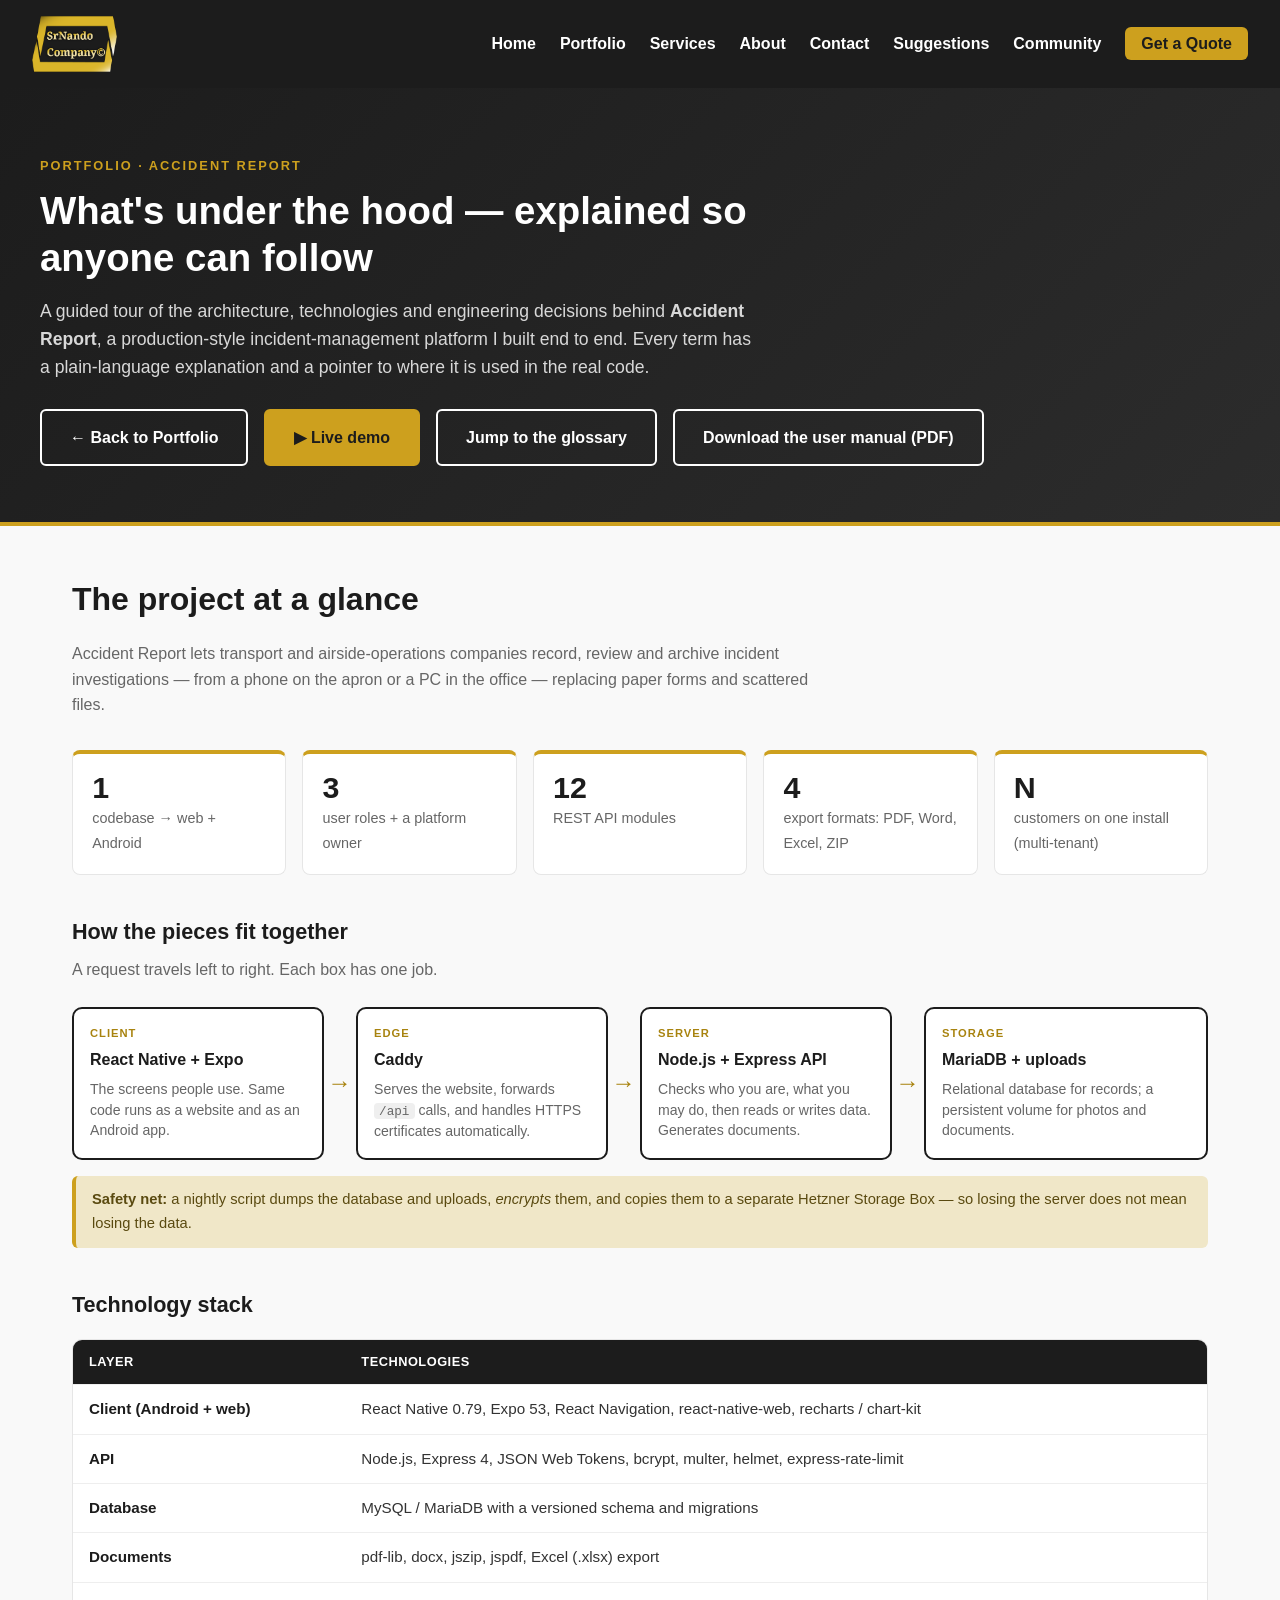
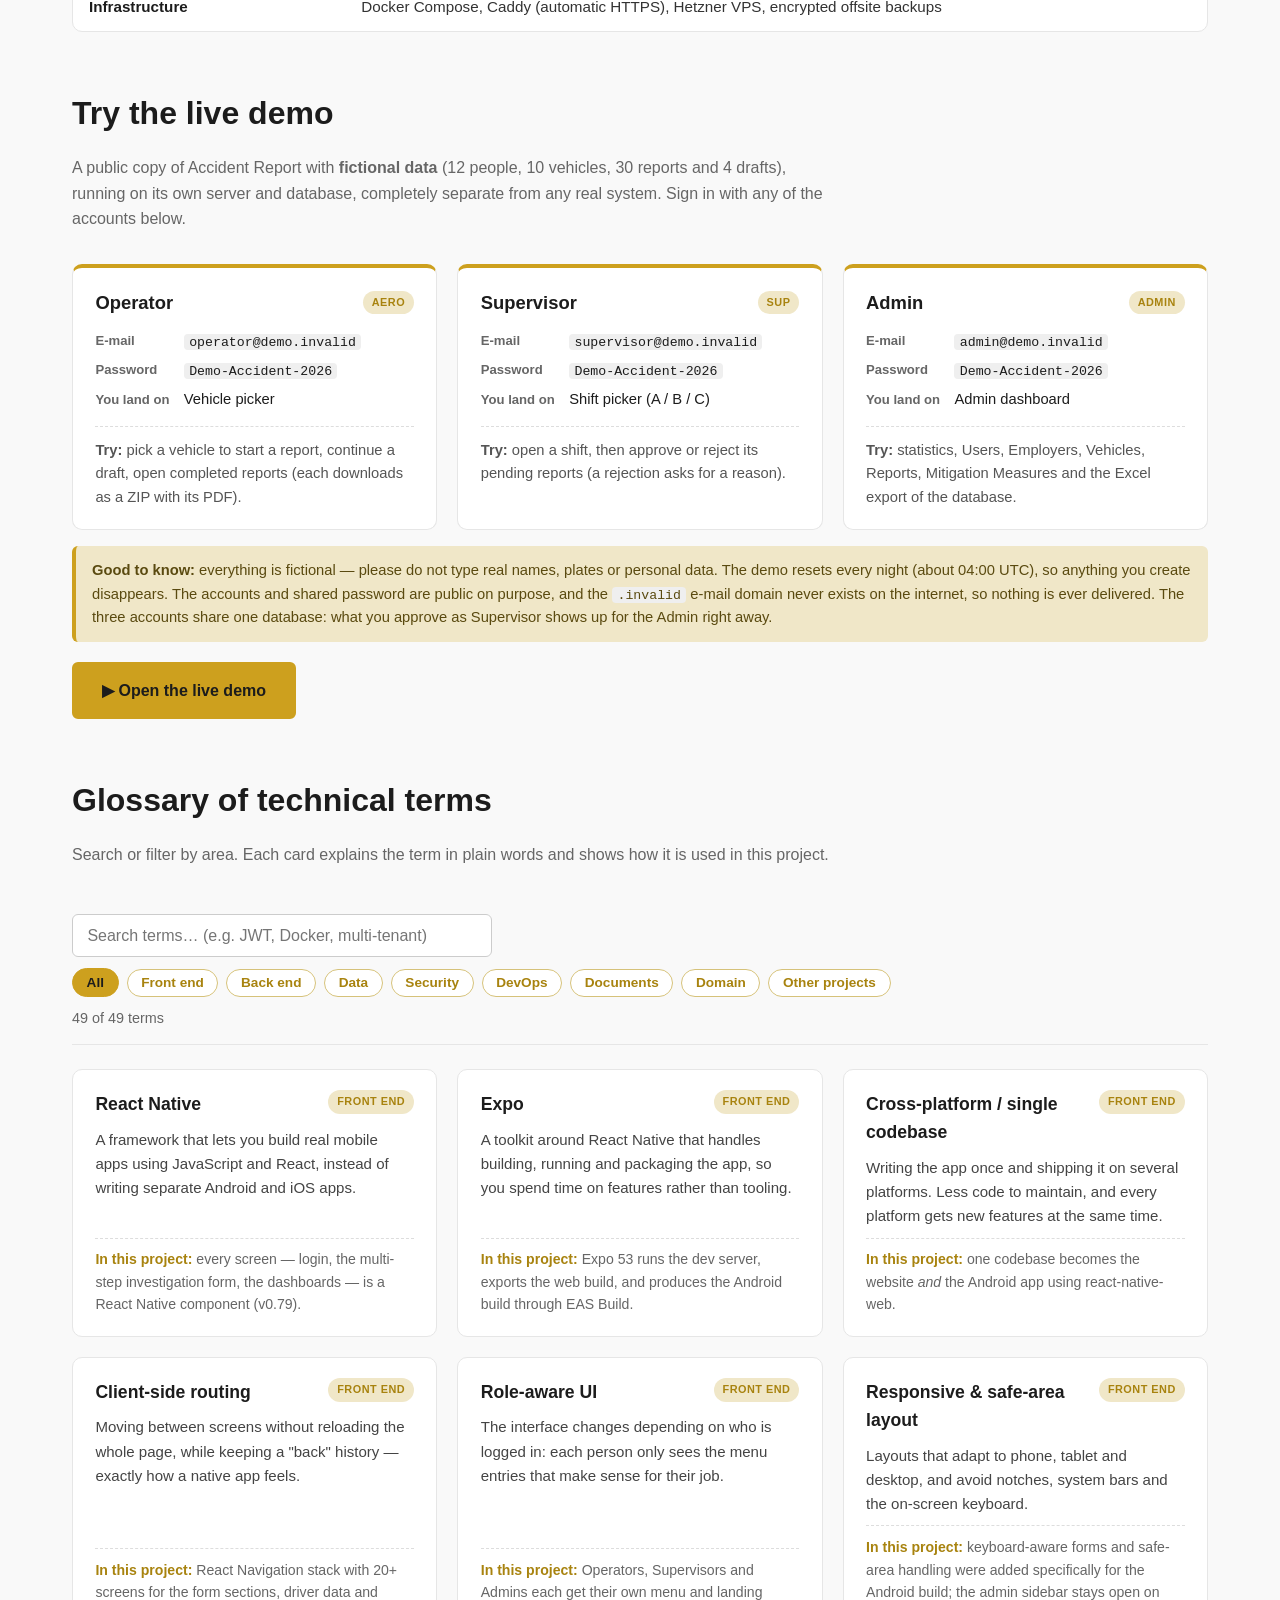
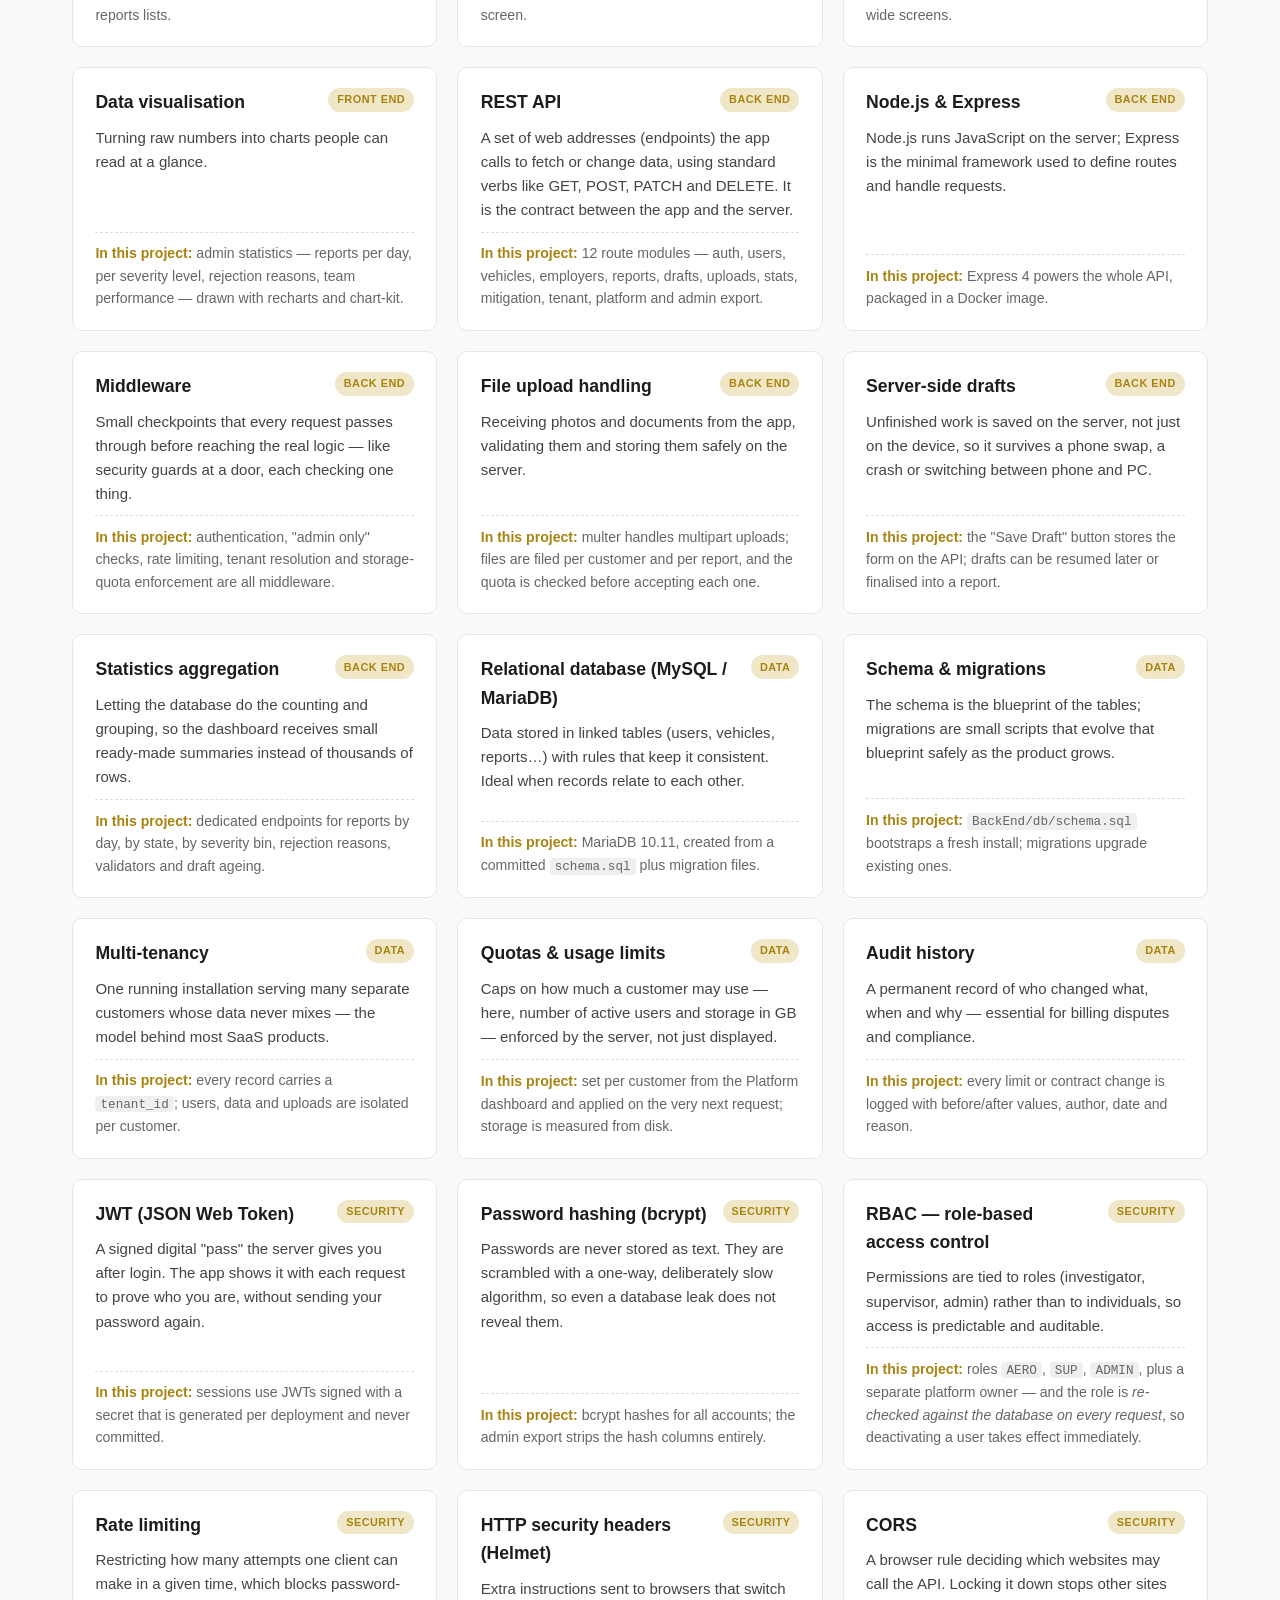
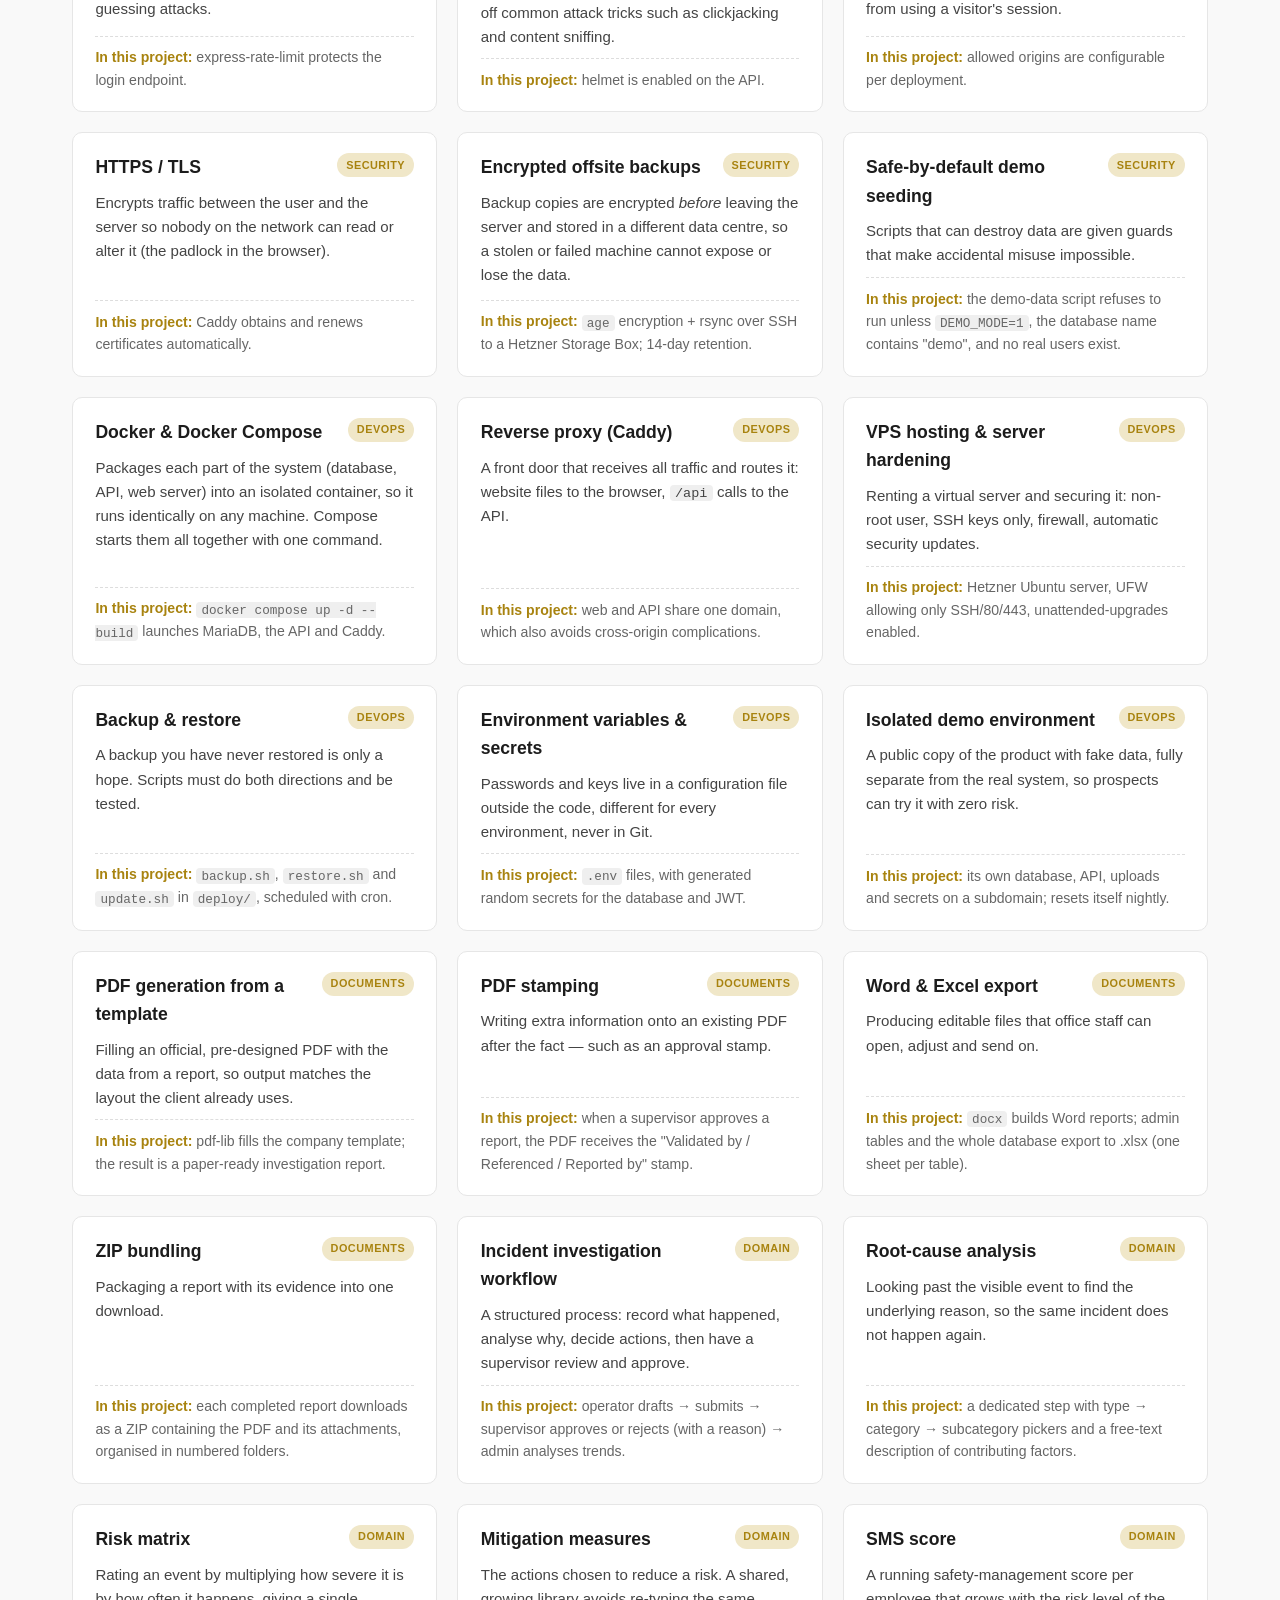
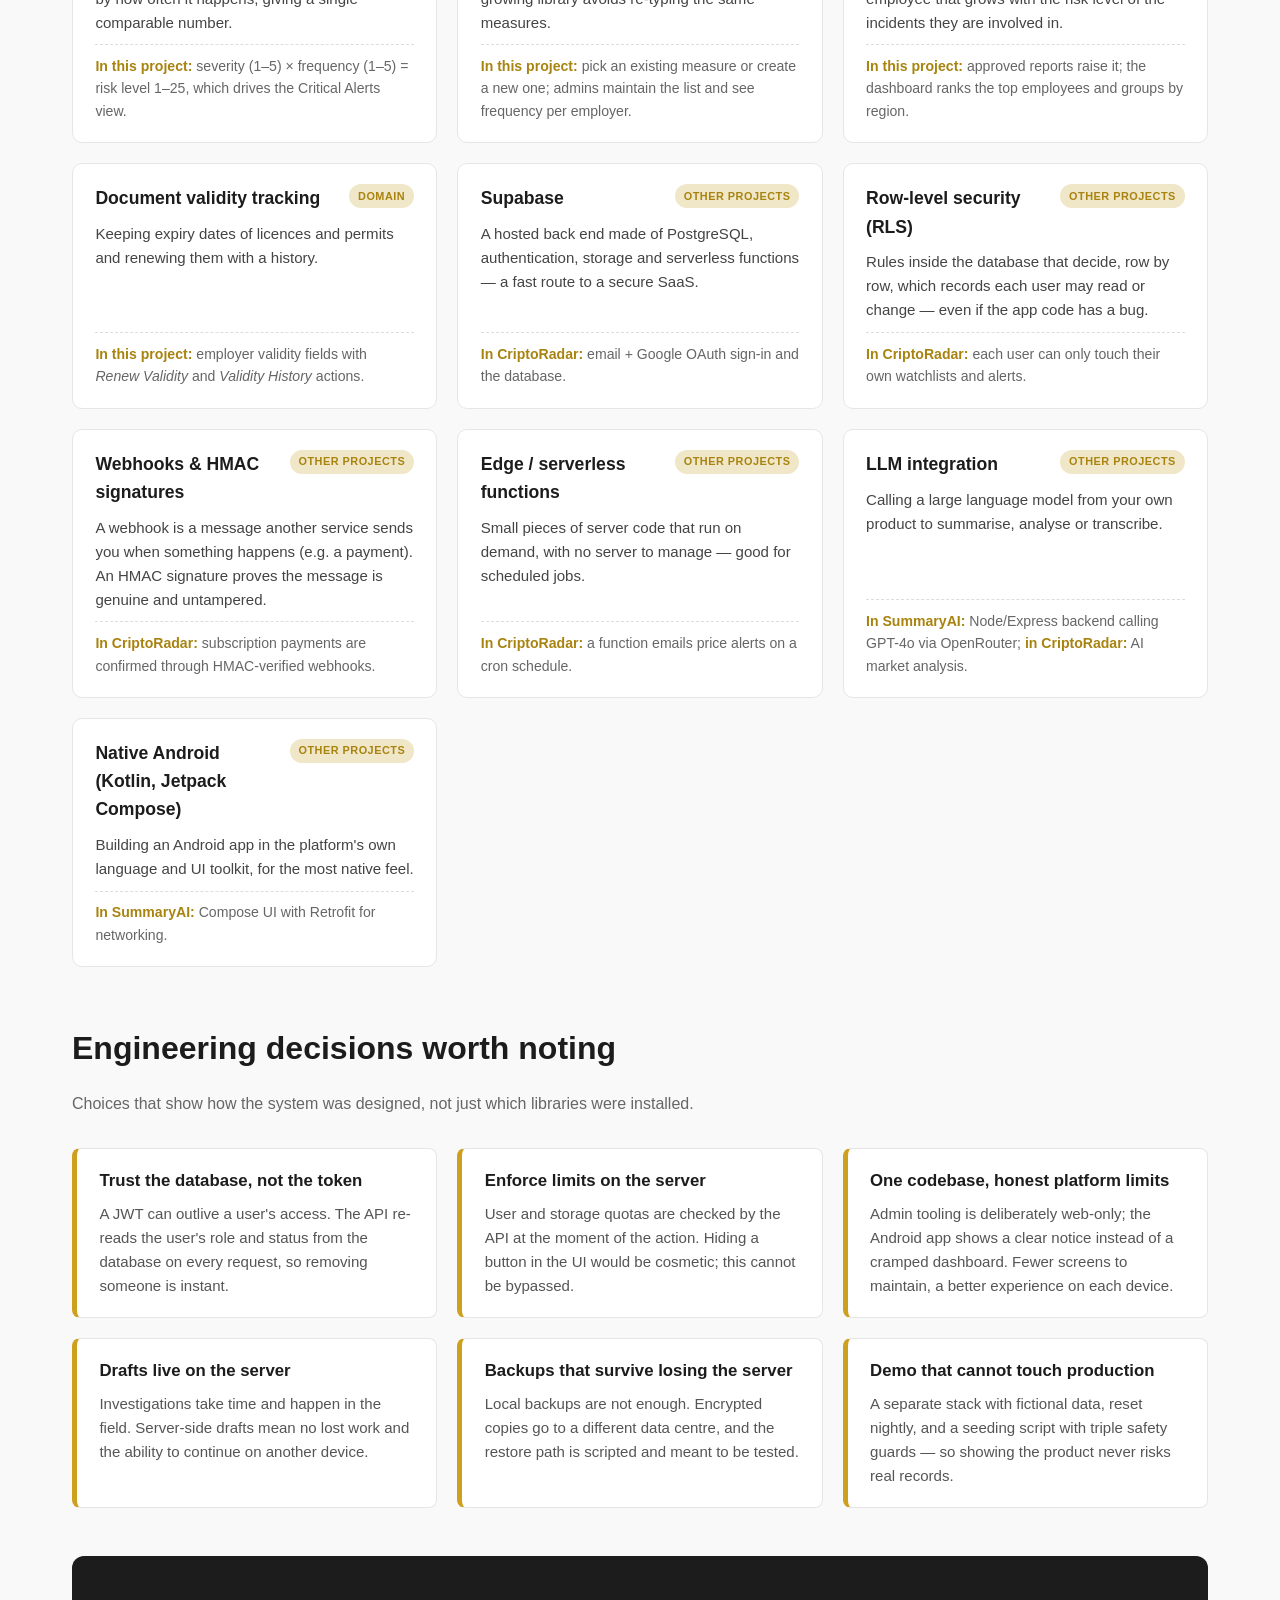
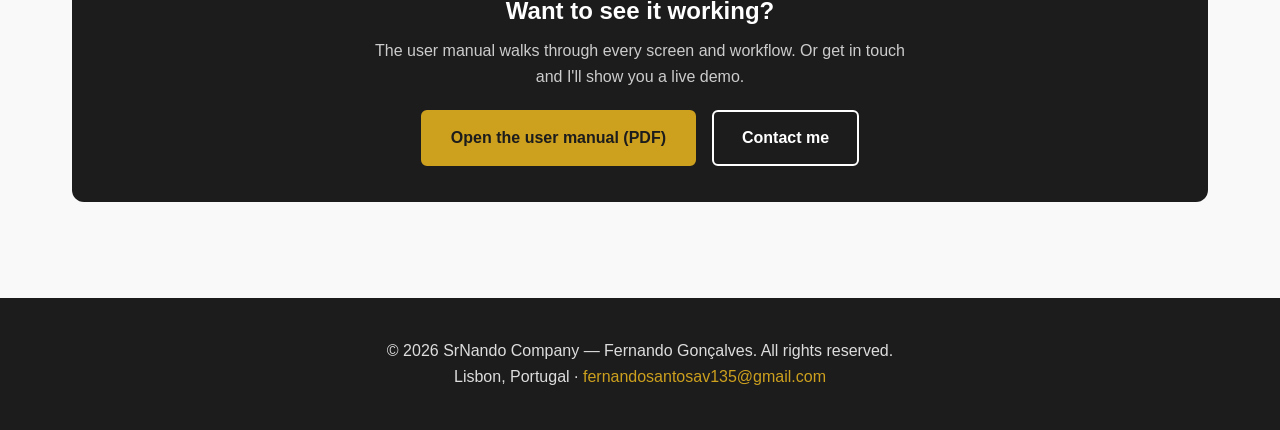
<file: technical.html>
<!doctype html>
<html lang="en">
  <head>
    <meta charset="UTF-8" />
    <meta name="viewport" content="width=device-width, initial-scale=1.0" />
    <link rel="stylesheet" href="index.css" />
    <link rel="stylesheet" href="docs.css" />
    <title>Accident Report — Project Details | SrNando Company</title>
    <meta
      name="description"
      content="Technical overview and plain-language glossary of the technologies, architecture and engineering decisions behind SrNando Company's Accident Report platform — written for recruiters and clients."
    />
  </head>
  <body>
    <header>
      <a href="index.html"
        ><img src="img/logo.png" alt="SrNando Company" class="logo"
      /></a>
      <nav>
        <ul>
          <li><a href="index.html">Home</a></li>
          <li><a href="portfolio.html">Portfolio</a></li>
          <li><a href="servicos.html">Services</a></li>
          <li><a href="sobre.html">About</a></li>
          <li><a href="contactos.html">Contact</a></li>
          <li><a href="suggestions.html">Suggestions</a></li>
          <li><a href="community.html">Community</a></li>
          <li><a href="budget.html" class="nav-cta">Get a Quote</a></li>
        </ul>
      </nav>
    </header>

    <section class="doc-hero">
      <div class="doc-hero-inner">
        <span class="eyebrow">Portfolio · Accident Report</span>
        <h1>What's under the hood — explained so anyone can follow</h1>
        <p>
          A guided tour of the architecture, technologies and engineering
          decisions behind <strong>Accident Report</strong>, a production-style
          incident-management platform I built end to end. Every term has a
          plain-language explanation and a pointer to where it is used in the
          real code.
        </p>
        <div class="btn-group">
          <a href="portfolio.html" class="btn btn-outline">← Back to Portfolio</a>
          <a href="https://demo.accidentreport.dev" target="_blank" rel="noopener" class="btn btn-gold">▶ Live demo</a>
          <a href="#glossary" class="btn btn-outline">Jump to the glossary</a>
          <a href="downloads/AccidentReport-User-Manual.pdf" target="_blank" rel="noopener" class="btn btn-outline">Download the user manual (PDF)</a>
        </div>
      </div>
    </section>

    <main class="container">
      <!-- ============ AT A GLANCE ============ -->
      <h2 class="section-title">The project at a glance</h2>
      <p class="lead">
        Accident Report lets transport and airside-operations companies record,
        review and archive incident investigations — from a phone on the apron
        or a PC in the office — replacing paper forms and scattered files.
      </p>

      <div class="stat-strip">
        <div class="stat"><strong>1</strong><span>codebase → web + Android</span></div>
        <div class="stat"><strong>3</strong><span>user roles + a platform owner</span></div>
        <div class="stat"><strong>12</strong><span>REST API modules</span></div>
        <div class="stat"><strong>4</strong><span>export formats: PDF, Word, Excel, ZIP</span></div>
        <div class="stat"><strong>N</strong><span>customers on one install (multi-tenant)</span></div>
      </div>

      <!-- ============ ARCHITECTURE ============ -->
      <h2 class="sub-title">How the pieces fit together</h2>
      <p class="lead" style="margin-bottom: 0">
        A request travels left to right. Each box has one job.
      </p>

      <div class="arch" role="img" aria-label="Architecture: client app to Caddy web server to Node API to MariaDB database and file storage">
        <div class="arch-node">
          <small>Client</small>
          <h4>React Native + Expo</h4>
          <p>The screens people use. Same code runs as a website and as an Android app.</p>
        </div>
        <div class="arch-node">
          <small>Edge</small>
          <h4>Caddy</h4>
          <p>Serves the website, forwards <span class="mono">/api</span> calls, and handles HTTPS certificates automatically.</p>
        </div>
        <div class="arch-node">
          <small>Server</small>
          <h4>Node.js + Express API</h4>
          <p>Checks who you are, what you may do, then reads or writes data. Generates documents.</p>
        </div>
        <div class="arch-node">
          <small>Storage</small>
          <h4>MariaDB + uploads</h4>
          <p>Relational database for records; a persistent volume for photos and documents.</p>
        </div>
      </div>
      <div class="arch-note">
        <strong>Safety net:</strong> a nightly script dumps the database and
        uploads, <em>encrypts</em> them, and copies them to a separate Hetzner
        Storage Box — so losing the server does not mean losing the data.
      </div>

      <!-- ============ STACK TABLE ============ -->
      <h2 class="sub-title">Technology stack</h2>
      <div class="table-wrap">
        <table class="doc-table">
          <thead>
            <tr><th>Layer</th><th>Technologies</th></tr>
          </thead>
          <tbody>
            <tr><td>Client (Android + web)</td><td>React Native 0.79, Expo 53, React Navigation, react-native-web, recharts / chart-kit</td></tr>
            <tr><td>API</td><td>Node.js, Express 4, JSON Web Tokens, bcrypt, multer, helmet, express-rate-limit</td></tr>
            <tr><td>Database</td><td>MySQL / MariaDB with a versioned schema and migrations</td></tr>
            <tr><td>Documents</td><td>pdf-lib, docx, jszip, jspdf, Excel (.xlsx) export</td></tr>
            <tr><td>Infrastructure</td><td>Docker Compose, Caddy (automatic HTTPS), Hetzner VPS, encrypted offsite backups</td></tr>
          </tbody>
        </table>
      </div>

      <!-- ============ LIVE DEMO ============ -->
      <h2 class="section-title" id="demo" style="margin-top: 3.5rem">Try the live demo</h2>
      <p class="lead">
        A public copy of Accident Report with <strong>fictional data</strong>
        (12 people, 10 vehicles, 30 reports and 4 drafts), running on its own
        server and database, completely separate from any real system. Sign in
        with any of the accounts below.
      </p>

      <div class="demo-cards">
        <article class="demo-card">
          <h3>Operator <span class="cat">AERO</span></h3>
          <dl>
            <dt>E-mail</dt><dd><span class="mono">operator@demo.invalid</span></dd>
            <dt>Password</dt><dd><span class="mono">Demo-Accident-2026</span></dd>
            <dt>You land on</dt><dd>Vehicle picker</dd>
          </dl>
          <p><strong>Try:</strong> pick a vehicle to start a report, continue a draft, open completed reports (each downloads as a ZIP with its PDF).</p>
        </article>
        <article class="demo-card">
          <h3>Supervisor <span class="cat">SUP</span></h3>
          <dl>
            <dt>E-mail</dt><dd><span class="mono">supervisor@demo.invalid</span></dd>
            <dt>Password</dt><dd><span class="mono">Demo-Accident-2026</span></dd>
            <dt>You land on</dt><dd>Shift picker (A / B / C)</dd>
          </dl>
          <p><strong>Try:</strong> open a shift, then approve or reject its pending reports (a rejection asks for a reason).</p>
        </article>
        <article class="demo-card">
          <h3>Admin <span class="cat">ADMIN</span></h3>
          <dl>
            <dt>E-mail</dt><dd><span class="mono">admin@demo.invalid</span></dd>
            <dt>Password</dt><dd><span class="mono">Demo-Accident-2026</span></dd>
            <dt>You land on</dt><dd>Admin dashboard</dd>
          </dl>
          <p><strong>Try:</strong> statistics, Users, Employers, Vehicles, Reports, Mitigation Measures and the Excel export of the database.</p>
        </article>
      </div>

      <div class="arch-note">
        <strong>Good to know:</strong> everything is fictional — please do not
        type real names, plates or personal data. The demo resets every night
        (about 04:00 UTC), so anything you create disappears. The accounts and
        shared password are public on purpose, and the
        <span class="mono">.invalid</span> e-mail domain never exists on the
        internet, so nothing is ever delivered. The three accounts share one
        database: what you approve as Supervisor shows up for the Admin right
        away.
      </div>
      <p style="margin-top: 1.25rem">
        <a href="https://demo.accidentreport.dev" target="_blank" rel="noopener" class="btn btn-gold">▶ Open the live demo</a>
      </p>

      <!-- ============ GLOSSARY ============ -->
      <h2 class="section-title" id="glossary" style="margin-top: 3.5rem">Glossary of technical terms</h2>
      <p class="lead">
        Search or filter by area. Each card explains the term in plain words
        and shows how it is used in this project.
      </p>

      <div class="glossary-tools">
        <input type="search" id="term-search" placeholder="Search terms… (e.g. JWT, Docker, multi-tenant)" aria-label="Search glossary" />
        <div class="chips" id="chips">
          <button class="chip active" data-cat="all">All</button>
          <button class="chip" data-cat="Front end">Front end</button>
          <button class="chip" data-cat="Back end">Back end</button>
          <button class="chip" data-cat="Data">Data</button>
          <button class="chip" data-cat="Security">Security</button>
          <button class="chip" data-cat="DevOps">DevOps</button>
          <button class="chip" data-cat="Documents">Documents</button>
          <button class="chip" data-cat="Domain">Domain</button>
          <button class="chip" data-cat="Other projects">Other projects</button>
        </div>
        <div class="result-count" id="result-count" aria-live="polite"></div>
      </div>

      <div class="glossary" id="glossary-list">
        <!-- ---------- FRONT END ---------- -->
        <article class="term" data-cat="Front end">
          <h3>React Native <span class="cat">Front end</span></h3>
          <p>A framework that lets you build real mobile apps using JavaScript and React, instead of writing separate Android and iOS apps.</p>
          <p class="where"><strong>In this project:</strong> every screen — login, the multi-step investigation form, the dashboards — is a React Native component (v0.79).</p>
        </article>
        <article class="term" data-cat="Front end">
          <h3>Expo <span class="cat">Front end</span></h3>
          <p>A toolkit around React Native that handles building, running and packaging the app, so you spend time on features rather than tooling.</p>
          <p class="where"><strong>In this project:</strong> Expo 53 runs the dev server, exports the web build, and produces the Android build through EAS Build.</p>
        </article>
        <article class="term" data-cat="Front end">
          <h3>Cross-platform / single codebase <span class="cat">Front end</span></h3>
          <p>Writing the app once and shipping it on several platforms. Less code to maintain, and every platform gets new features at the same time.</p>
          <p class="where"><strong>In this project:</strong> one codebase becomes the website <em>and</em> the Android app using react-native-web.</p>
        </article>
        <article class="term" data-cat="Front end">
          <h3>Client-side routing <span class="cat">Front end</span></h3>
          <p>Moving between screens without reloading the whole page, while keeping a "back" history — exactly how a native app feels.</p>
          <p class="where"><strong>In this project:</strong> React Navigation stack with 20+ screens for the form sections, driver data and reports lists.</p>
        </article>
        <article class="term" data-cat="Front end">
          <h3>Role-aware UI <span class="cat">Front end</span></h3>
          <p>The interface changes depending on who is logged in: each person only sees the menu entries that make sense for their job.</p>
          <p class="where"><strong>In this project:</strong> Operators, Supervisors and Admins each get their own menu and landing screen.</p>
        </article>
        <article class="term" data-cat="Front end">
          <h3>Responsive &amp; safe-area layout <span class="cat">Front end</span></h3>
          <p>Layouts that adapt to phone, tablet and desktop, and avoid notches, system bars and the on-screen keyboard.</p>
          <p class="where"><strong>In this project:</strong> keyboard-aware forms and safe-area handling were added specifically for the Android build; the admin sidebar stays open on wide screens.</p>
        </article>
        <article class="term" data-cat="Front end">
          <h3>Data visualisation <span class="cat">Front end</span></h3>
          <p>Turning raw numbers into charts people can read at a glance.</p>
          <p class="where"><strong>In this project:</strong> admin statistics — reports per day, per severity level, rejection reasons, team performance — drawn with recharts and chart-kit.</p>
        </article>

        <!-- ---------- BACK END ---------- -->
        <article class="term" data-cat="Back end">
          <h3>REST API <span class="cat">Back end</span></h3>
          <p>A set of web addresses (endpoints) the app calls to fetch or change data, using standard verbs like GET, POST, PATCH and DELETE. It is the contract between the app and the server.</p>
          <p class="where"><strong>In this project:</strong> 12 route modules — auth, users, vehicles, employers, reports, drafts, uploads, stats, mitigation, tenant, platform and admin export.</p>
        </article>
        <article class="term" data-cat="Back end">
          <h3>Node.js &amp; Express <span class="cat">Back end</span></h3>
          <p>Node.js runs JavaScript on the server; Express is the minimal framework used to define routes and handle requests.</p>
          <p class="where"><strong>In this project:</strong> Express 4 powers the whole API, packaged in a Docker image.</p>
        </article>
        <article class="term" data-cat="Back end">
          <h3>Middleware <span class="cat">Back end</span></h3>
          <p>Small checkpoints that every request passes through before reaching the real logic — like security guards at a door, each checking one thing.</p>
          <p class="where"><strong>In this project:</strong> authentication, "admin only" checks, rate limiting, tenant resolution and storage-quota enforcement are all middleware.</p>
        </article>
        <article class="term" data-cat="Back end">
          <h3>File upload handling <span class="cat">Back end</span></h3>
          <p>Receiving photos and documents from the app, validating them and storing them safely on the server.</p>
          <p class="where"><strong>In this project:</strong> multer handles multipart uploads; files are filed per customer and per report, and the quota is checked before accepting each one.</p>
        </article>
        <article class="term" data-cat="Back end">
          <h3>Server-side drafts <span class="cat">Back end</span></h3>
          <p>Unfinished work is saved on the server, not just on the device, so it survives a phone swap, a crash or switching between phone and PC.</p>
          <p class="where"><strong>In this project:</strong> the "Save Draft" button stores the form on the API; drafts can be resumed later or finalised into a report.</p>
        </article>
        <article class="term" data-cat="Back end">
          <h3>Statistics aggregation <span class="cat">Back end</span></h3>
          <p>Letting the database do the counting and grouping, so the dashboard receives small ready-made summaries instead of thousands of rows.</p>
          <p class="where"><strong>In this project:</strong> dedicated endpoints for reports by day, by state, by severity bin, rejection reasons, validators and draft ageing.</p>
        </article>

        <!-- ---------- DATA ---------- -->
        <article class="term" data-cat="Data">
          <h3>Relational database (MySQL / MariaDB) <span class="cat">Data</span></h3>
          <p>Data stored in linked tables (users, vehicles, reports…) with rules that keep it consistent. Ideal when records relate to each other.</p>
          <p class="where"><strong>In this project:</strong> MariaDB 10.11, created from a committed <span class="mono">schema.sql</span> plus migration files.</p>
        </article>
        <article class="term" data-cat="Data">
          <h3>Schema &amp; migrations <span class="cat">Data</span></h3>
          <p>The schema is the blueprint of the tables; migrations are small scripts that evolve that blueprint safely as the product grows.</p>
          <p class="where"><strong>In this project:</strong> <span class="mono">BackEnd/db/schema.sql</span> bootstraps a fresh install; migrations upgrade existing ones.</p>
        </article>
        <article class="term" data-cat="Data">
          <h3>Multi-tenancy <span class="cat">Data</span></h3>
          <p>One running installation serving many separate customers whose data never mixes — the model behind most SaaS products.</p>
          <p class="where"><strong>In this project:</strong> every record carries a <span class="mono">tenant_id</span>; users, data and uploads are isolated per customer.</p>
        </article>
        <article class="term" data-cat="Data">
          <h3>Quotas &amp; usage limits <span class="cat">Data</span></h3>
          <p>Caps on how much a customer may use — here, number of active users and storage in GB — enforced by the server, not just displayed.</p>
          <p class="where"><strong>In this project:</strong> set per customer from the Platform dashboard and applied on the very next request; storage is measured from disk.</p>
        </article>
        <article class="term" data-cat="Data">
          <h3>Audit history <span class="cat">Data</span></h3>
          <p>A permanent record of who changed what, when and why — essential for billing disputes and compliance.</p>
          <p class="where"><strong>In this project:</strong> every limit or contract change is logged with before/after values, author, date and reason.</p>
        </article>

        <!-- ---------- SECURITY ---------- -->
        <article class="term" data-cat="Security">
          <h3>JWT (JSON Web Token) <span class="cat">Security</span></h3>
          <p>A signed digital "pass" the server gives you after login. The app shows it with each request to prove who you are, without sending your password again.</p>
          <p class="where"><strong>In this project:</strong> sessions use JWTs signed with a secret that is generated per deployment and never committed.</p>
        </article>
        <article class="term" data-cat="Security">
          <h3>Password hashing (bcrypt) <span class="cat">Security</span></h3>
          <p>Passwords are never stored as text. They are scrambled with a one-way, deliberately slow algorithm, so even a database leak does not reveal them.</p>
          <p class="where"><strong>In this project:</strong> bcrypt hashes for all accounts; the admin export strips the hash columns entirely.</p>
        </article>
        <article class="term" data-cat="Security">
          <h3>RBAC — role-based access control <span class="cat">Security</span></h3>
          <p>Permissions are tied to roles (investigator, supervisor, admin) rather than to individuals, so access is predictable and auditable.</p>
          <p class="where"><strong>In this project:</strong> roles <span class="mono">AERO</span>, <span class="mono">SUP</span>, <span class="mono">ADMIN</span>, plus a separate platform owner — and the role is <em>re-checked against the database on every request</em>, so deactivating a user takes effect immediately.</p>
        </article>
        <article class="term" data-cat="Security">
          <h3>Rate limiting <span class="cat">Security</span></h3>
          <p>Restricting how many attempts one client can make in a given time, which blocks password-guessing attacks.</p>
          <p class="where"><strong>In this project:</strong> express-rate-limit protects the login endpoint.</p>
        </article>
        <article class="term" data-cat="Security">
          <h3>HTTP security headers (Helmet) <span class="cat">Security</span></h3>
          <p>Extra instructions sent to browsers that switch off common attack tricks such as clickjacking and content sniffing.</p>
          <p class="where"><strong>In this project:</strong> helmet is enabled on the API.</p>
        </article>
        <article class="term" data-cat="Security">
          <h3>CORS <span class="cat">Security</span></h3>
          <p>A browser rule deciding which websites may call the API. Locking it down stops other sites from using a visitor's session.</p>
          <p class="where"><strong>In this project:</strong> allowed origins are configurable per deployment.</p>
        </article>
        <article class="term" data-cat="Security">
          <h3>HTTPS / TLS <span class="cat">Security</span></h3>
          <p>Encrypts traffic between the user and the server so nobody on the network can read or alter it (the padlock in the browser).</p>
          <p class="where"><strong>In this project:</strong> Caddy obtains and renews certificates automatically.</p>
        </article>
        <article class="term" data-cat="Security">
          <h3>Encrypted offsite backups <span class="cat">Security</span></h3>
          <p>Backup copies are encrypted <em>before</em> leaving the server and stored in a different data centre, so a stolen or failed machine cannot expose or lose the data.</p>
          <p class="where"><strong>In this project:</strong> <span class="mono">age</span> encryption + rsync over SSH to a Hetzner Storage Box; 14-day retention.</p>
        </article>
        <article class="term" data-cat="Security">
          <h3>Safe-by-default demo seeding <span class="cat">Security</span></h3>
          <p>Scripts that can destroy data are given guards that make accidental misuse impossible.</p>
          <p class="where"><strong>In this project:</strong> the demo-data script refuses to run unless <span class="mono">DEMO_MODE=1</span>, the database name contains "demo", and no real users exist.</p>
        </article>

        <!-- ---------- DEVOPS ---------- -->
        <article class="term" data-cat="DevOps">
          <h3>Docker &amp; Docker Compose <span class="cat">DevOps</span></h3>
          <p>Packages each part of the system (database, API, web server) into an isolated container, so it runs identically on any machine. Compose starts them all together with one command.</p>
          <p class="where"><strong>In this project:</strong> <span class="mono">docker compose up -d --build</span> launches MariaDB, the API and Caddy.</p>
        </article>
        <article class="term" data-cat="DevOps">
          <h3>Reverse proxy (Caddy) <span class="cat">DevOps</span></h3>
          <p>A front door that receives all traffic and routes it: website files to the browser, <span class="mono">/api</span> calls to the API.</p>
          <p class="where"><strong>In this project:</strong> web and API share one domain, which also avoids cross-origin complications.</p>
        </article>
        <article class="term" data-cat="DevOps">
          <h3>VPS hosting &amp; server hardening <span class="cat">DevOps</span></h3>
          <p>Renting a virtual server and securing it: non-root user, SSH keys only, firewall, automatic security updates.</p>
          <p class="where"><strong>In this project:</strong> Hetzner Ubuntu server, UFW allowing only SSH/80/443, unattended-upgrades enabled.</p>
        </article>
        <article class="term" data-cat="DevOps">
          <h3>Backup &amp; restore <span class="cat">DevOps</span></h3>
          <p>A backup you have never restored is only a hope. Scripts must do both directions and be tested.</p>
          <p class="where"><strong>In this project:</strong> <span class="mono">backup.sh</span>, <span class="mono">restore.sh</span> and <span class="mono">update.sh</span> in <span class="mono">deploy/</span>, scheduled with cron.</p>
        </article>
        <article class="term" data-cat="DevOps">
          <h3>Environment variables &amp; secrets <span class="cat">DevOps</span></h3>
          <p>Passwords and keys live in a configuration file outside the code, different for every environment, never in Git.</p>
          <p class="where"><strong>In this project:</strong> <span class="mono">.env</span> files, with generated random secrets for the database and JWT.</p>
        </article>
        <article class="term" data-cat="DevOps">
          <h3>Isolated demo environment <span class="cat">DevOps</span></h3>
          <p>A public copy of the product with fake data, fully separate from the real system, so prospects can try it with zero risk.</p>
          <p class="where"><strong>In this project:</strong> its own database, API, uploads and secrets on a subdomain; resets itself nightly.</p>
        </article>

        <!-- ---------- DOCUMENTS ---------- -->
        <article class="term" data-cat="Documents">
          <h3>PDF generation from a template <span class="cat">Documents</span></h3>
          <p>Filling an official, pre-designed PDF with the data from a report, so output matches the layout the client already uses.</p>
          <p class="where"><strong>In this project:</strong> pdf-lib fills the company template; the result is a paper-ready investigation report.</p>
        </article>
        <article class="term" data-cat="Documents">
          <h3>PDF stamping <span class="cat">Documents</span></h3>
          <p>Writing extra information onto an existing PDF after the fact — such as an approval stamp.</p>
          <p class="where"><strong>In this project:</strong> when a supervisor approves a report, the PDF receives the "Validated by / Referenced / Reported by" stamp.</p>
        </article>
        <article class="term" data-cat="Documents">
          <h3>Word &amp; Excel export <span class="cat">Documents</span></h3>
          <p>Producing editable files that office staff can open, adjust and send on.</p>
          <p class="where"><strong>In this project:</strong> <span class="mono">docx</span> builds Word reports; admin tables and the whole database export to .xlsx (one sheet per table).</p>
        </article>
        <article class="term" data-cat="Documents">
          <h3>ZIP bundling <span class="cat">Documents</span></h3>
          <p>Packaging a report with its evidence into one download.</p>
          <p class="where"><strong>In this project:</strong> each completed report downloads as a ZIP containing the PDF and its attachments, organised in numbered folders.</p>
        </article>

        <!-- ---------- DOMAIN ---------- -->
        <article class="term" data-cat="Domain">
          <h3>Incident investigation workflow <span class="cat">Domain</span></h3>
          <p>A structured process: record what happened, analyse why, decide actions, then have a supervisor review and approve.</p>
          <p class="where"><strong>In this project:</strong> operator drafts → submits → supervisor approves or rejects (with a reason) → admin analyses trends.</p>
        </article>
        <article class="term" data-cat="Domain">
          <h3>Root-cause analysis <span class="cat">Domain</span></h3>
          <p>Looking past the visible event to find the underlying reason, so the same incident does not happen again.</p>
          <p class="where"><strong>In this project:</strong> a dedicated step with type → category → subcategory pickers and a free-text description of contributing factors.</p>
        </article>
        <article class="term" data-cat="Domain">
          <h3>Risk matrix <span class="cat">Domain</span></h3>
          <p>Rating an event by multiplying how severe it is by how often it happens, giving a single comparable number.</p>
          <p class="where"><strong>In this project:</strong> severity (1–5) × frequency (1–5) = risk level 1–25, which drives the Critical Alerts view.</p>
        </article>
        <article class="term" data-cat="Domain">
          <h3>Mitigation measures <span class="cat">Domain</span></h3>
          <p>The actions chosen to reduce a risk. A shared, growing library avoids re-typing the same measures.</p>
          <p class="where"><strong>In this project:</strong> pick an existing measure or create a new one; admins maintain the list and see frequency per employer.</p>
        </article>
        <article class="term" data-cat="Domain">
          <h3>SMS score <span class="cat">Domain</span></h3>
          <p>A running safety-management score per employee that grows with the risk level of the incidents they are involved in.</p>
          <p class="where"><strong>In this project:</strong> approved reports raise it; the dashboard ranks the top employees and groups by region.</p>
        </article>
        <article class="term" data-cat="Domain">
          <h3>Document validity tracking <span class="cat">Domain</span></h3>
          <p>Keeping expiry dates of licences and permits and renewing them with a history.</p>
          <p class="where"><strong>In this project:</strong> employer validity fields with <em>Renew Validity</em> and <em>Validity History</em> actions.</p>
        </article>

        <!-- ---------- OTHER PROJECTS ---------- -->
        <article class="term" data-cat="Other projects">
          <h3>Supabase <span class="cat">Other projects</span></h3>
          <p>A hosted back end made of PostgreSQL, authentication, storage and serverless functions — a fast route to a secure SaaS.</p>
          <p class="where"><strong>In CriptoRadar:</strong> email + Google OAuth sign-in and the database.</p>
        </article>
        <article class="term" data-cat="Other projects">
          <h3>Row-level security (RLS) <span class="cat">Other projects</span></h3>
          <p>Rules inside the database that decide, row by row, which records each user may read or change — even if the app code has a bug.</p>
          <p class="where"><strong>In CriptoRadar:</strong> each user can only touch their own watchlists and alerts.</p>
        </article>
        <article class="term" data-cat="Other projects">
          <h3>Webhooks &amp; HMAC signatures <span class="cat">Other projects</span></h3>
          <p>A webhook is a message another service sends you when something happens (e.g. a payment). An HMAC signature proves the message is genuine and untampered.</p>
          <p class="where"><strong>In CriptoRadar:</strong> subscription payments are confirmed through HMAC-verified webhooks.</p>
        </article>
        <article class="term" data-cat="Other projects">
          <h3>Edge / serverless functions <span class="cat">Other projects</span></h3>
          <p>Small pieces of server code that run on demand, with no server to manage — good for scheduled jobs.</p>
          <p class="where"><strong>In CriptoRadar:</strong> a function emails price alerts on a cron schedule.</p>
        </article>
        <article class="term" data-cat="Other projects">
          <h3>LLM integration <span class="cat">Other projects</span></h3>
          <p>Calling a large language model from your own product to summarise, analyse or transcribe.</p>
          <p class="where"><strong>In SummaryAI:</strong> Node/Express backend calling GPT-4o via OpenRouter; <strong>in CriptoRadar:</strong> AI market analysis.</p>
        </article>
        <article class="term" data-cat="Other projects">
          <h3>Native Android (Kotlin, Jetpack Compose) <span class="cat">Other projects</span></h3>
          <p>Building an Android app in the platform's own language and UI toolkit, for the most native feel.</p>
          <p class="where"><strong>In SummaryAI:</strong> Compose UI with Retrofit for networking.</p>
        </article>
      </div>
      <p class="no-results" id="no-results">No terms match your search. Try another word or clear the filter.</p>

      <!-- ============ DECISIONS ============ -->
      <h2 class="section-title" style="margin-top: 3.5rem">Engineering decisions worth noting</h2>
      <p class="lead">
        Choices that show how the system was designed, not just which libraries
        were installed.
      </p>
      <div class="decisions">
        <div class="decision">
          <h3>Trust the database, not the token</h3>
          <p>A JWT can outlive a user's access. The API re-reads the user's role and status from the database on every request, so removing someone is instant.</p>
        </div>
        <div class="decision">
          <h3>Enforce limits on the server</h3>
          <p>User and storage quotas are checked by the API at the moment of the action. Hiding a button in the UI would be cosmetic; this cannot be bypassed.</p>
        </div>
        <div class="decision">
          <h3>One codebase, honest platform limits</h3>
          <p>Admin tooling is deliberately web-only; the Android app shows a clear notice instead of a cramped dashboard. Fewer screens to maintain, a better experience on each device.</p>
        </div>
        <div class="decision">
          <h3>Drafts live on the server</h3>
          <p>Investigations take time and happen in the field. Server-side drafts mean no lost work and the ability to continue on another device.</p>
        </div>
        <div class="decision">
          <h3>Backups that survive losing the server</h3>
          <p>Local backups are not enough. Encrypted copies go to a different data centre, and the restore path is scripted and meant to be tested.</p>
        </div>
        <div class="decision">
          <h3>Demo that cannot touch production</h3>
          <p>A separate stack with fictional data, reset nightly, and a seeding script with triple safety guards — so showing the product never risks real records.</p>
        </div>
      </div>

      <!-- ============ CTA ============ -->
      <div class="cta-band">
        <h2>Want to see it working?</h2>
        <p>The user manual walks through every screen and workflow. Or get in touch and I'll show you a live demo.</p>
        <div class="btn-group">
          <a href="downloads/AccidentReport-User-Manual.pdf" target="_blank" rel="noopener" class="btn btn-gold">Open the user manual (PDF)</a>
          <a href="contactos.html" class="btn btn-outline">Contact me</a>
        </div>
      </div>
    </main>

    <footer>
      <p>© 2026 SrNando Company — Fernando Gonçalves. All rights reserved.</p>
      <p>
        Lisbon, Portugal ·
        <a href="mailto:fernandosantosav135@gmail.com">fernandosantosav135@gmail.com</a>
      </p>
    </footer>

    <script src="script.js"></script>
    <script>
      // Glossary: live search + category filter (works without JS as a plain list)
      (function () {
        var cards = Array.prototype.slice.call(document.querySelectorAll("#glossary-list .term"));
        var input = document.getElementById("term-search");
        var chips = Array.prototype.slice.call(document.querySelectorAll("#chips .chip"));
        var count = document.getElementById("result-count");
        var none = document.getElementById("no-results");
        var cat = "all";

        function apply() {
          var q = input.value.trim().toLowerCase();
          var shown = 0;
          cards.forEach(function (c) {
            var okCat = cat === "all" || c.getAttribute("data-cat") === cat;
            var okQ = !q || c.textContent.toLowerCase().indexOf(q) !== -1;
            c.hidden = !(okCat && okQ);
            if (!c.hidden) shown++;
          });
          count.textContent = shown + " of " + cards.length + " terms";
          none.style.display = shown ? "none" : "block";
        }

        chips.forEach(function (chip) {
          chip.addEventListener("click", function () {
            chips.forEach(function (c) { c.classList.remove("active"); });
            chip.classList.add("active");
            cat = chip.getAttribute("data-cat");
            apply();
          });
        });
        input.addEventListener("input", apply);
        apply();
      })();
    </script>
  </body>
</html>
</file>
<file: index.css>
/* ============================================================
   SrNando Company — single design system (used by every page)
   ============================================================ */

/* RESET */
* {
  margin: 0;
  padding: 0;
  box-sizing: border-box;
}
html {
  scroll-behavior: smooth;
}
body {
  font-family: "Segoe UI", Arial, sans-serif;
  color: #333;
  line-height: 1.6;
  background: #f9f9f9;
}

/* BRAND COLORS */
:root {
  --primary: #cda01e;
  --primary-dark: #a8830f;
  --dark: #1c1c1c;
  --light: #fff;
  --muted: #666;
}

a {
  color: var(--primary-dark);
}

/* HEADER + NAV */
header {
  background: var(--dark);
  padding: 1rem 2rem;
  display: flex;
  align-items: center;
  justify-content: space-between;
  flex-wrap: wrap;
  gap: 1rem;
}
header .logo {
  height: 56px;
  width: auto;
  display: block;
}
nav ul {
  list-style: none;
  display: flex;
  align-items: center;
  gap: 1.5rem;
  flex-wrap: wrap;
}
nav a {
  color: var(--light);
  text-decoration: none;
  font-weight: 600;
  transition: color 0.2s;
}
nav a:hover {
  color: var(--primary);
}
nav a.nav-cta {
  background: var(--primary);
  color: var(--dark);
  padding: 0.5rem 1rem;
  border-radius: 6px;
}
nav a.nav-cta:hover {
  background: var(--light);
  color: var(--dark);
}

/* HERO */
.hero {
  background: linear-gradient(135deg, var(--primary) 0%, var(--primary-dark) 100%);
  color: var(--light);
  text-align: center;
  padding: 5rem 2rem;
}
.hero h1 {
  font-size: 2.6rem;
  margin-bottom: 1rem;
  max-width: 800px;
  margin-left: auto;
  margin-right: auto;
}
.hero p {
  font-size: 1.2rem;
  margin-bottom: 2rem;
  max-width: 640px;
  margin-left: auto;
  margin-right: auto;
}
.hero .btn-group {
  display: flex;
  gap: 1rem;
  justify-content: center;
  flex-wrap: wrap;
}

/* BUTTONS */
.btn {
  display: inline-block;
  background: var(--dark);
  color: var(--light);
  padding: 0.85rem 1.75rem;
  text-decoration: none;
  border-radius: 6px;
  font-weight: 700;
  border: 2px solid var(--dark);
  cursor: pointer;
  transition: all 0.2s;
}
.btn:hover {
  background: #000;
}
.btn-outline {
  background: transparent;
  color: var(--light);
  border: 2px solid var(--light);
}
.btn-outline:hover {
  background: var(--light);
  color: var(--dark);
}

/* CONTAINER + SECTIONS */
.container {
  max-width: 1200px;
  margin: 0 auto;
  padding: 3rem 2rem;
}
.section-title {
  color: var(--dark);
  margin-bottom: 1rem;
  font-size: 2rem;
}
.lead {
  color: var(--muted);
  max-width: 760px;
  margin-bottom: 2rem;
}

/* SERVICE CARDS */
.services,
.services-grid {
  display: grid;
  grid-template-columns: repeat(auto-fit, minmax(260px, 1fr));
  gap: 1.5rem;
  margin-top: 2rem;
}
.service-card {
  background: var(--light);
  border: 1px solid #e6e6e6;
  border-radius: 10px;
  padding: 1.75rem;
  transition: transform 0.25s, box-shadow 0.25s;
}
.service-card:hover {
  transform: translateY(-5px);
  box-shadow: 0 8px 24px rgba(0, 0, 0, 0.08);
}
.service-card h2,
.service-card h3 {
  margin-bottom: 0.75rem;
  color: var(--dark);
}
.service-card p {
  color: var(--muted);
}

/* ABOUT */
.text-block {
  max-width: 800px;
  line-height: 1.8;
  color: #555;
  margin-bottom: 2rem;
}
.text-block p {
  margin-bottom: 1rem;
}
.profile-card {
  background: var(--light);
  border-radius: 10px;
  box-shadow: 0 2px 12px rgba(0, 0, 0, 0.08);
  text-align: center;
  padding: 2rem;
  max-width: 320px;
}
.profile-card img {
  width: 120px;
  height: 120px;
  object-fit: cover;
  border-radius: 50%;
  margin-bottom: 1rem;
  border: 3px solid var(--primary);
}
.profile-card h4 {
  color: var(--dark);
  margin-bottom: 0.25rem;
}
.profile-card .role {
  color: var(--primary-dark);
  font-weight: 600;
  font-size: 0.9rem;
}

/* PORTFOLIO */
.projects-grid {
  display: grid;
  grid-template-columns: repeat(auto-fit, minmax(320px, 1fr));
  gap: 2rem;
  margin-top: 2rem;
}
.project-card {
  background: var(--light);
  border-radius: 12px;
  overflow: hidden;
  box-shadow: 0 2px 12px rgba(0, 0, 0, 0.08);
  display: flex;
  flex-direction: column;
  transition: transform 0.25s, box-shadow 0.25s;
}
.project-card:hover {
  transform: translateY(-5px);
  box-shadow: 0 12px 28px rgba(0, 0, 0, 0.12);
}
.project-thumb {
  height: 200px;
  background-color: #1c1c1c;
  background-size: cover;
  background-position: top center;
  display: flex;
  align-items: center;
  justify-content: center;
  color: var(--primary);
  font-size: 1.5rem;
  font-weight: 700;
  letter-spacing: 1px;
  text-align: center;
  padding: 0 1rem;
  text-shadow: 0 2px 6px rgba(0, 0, 0, 0.6);
  /* dark transparent overlay above the image, below the project name */
  box-shadow: inset 0 0 0 2000px rgba(0, 0, 0, 0.45);
}
.project-body {
  padding: 1.5rem;
  display: flex;
  flex-direction: column;
  flex: 1;
}
.project-body h3 {
  color: var(--dark);
  margin-bottom: 0.5rem;
}
.project-body p {
  color: var(--muted);
  margin-bottom: 1rem;
  flex: 1;
}
.tags {
  display: flex;
  flex-wrap: wrap;
  gap: 0.4rem;
  margin-bottom: 1.25rem;
}
.tag {
  background: #f0e7c8;
  color: var(--primary-dark);
  font-size: 0.75rem;
  font-weight: 600;
  padding: 0.25rem 0.6rem;
  border-radius: 999px;
}
.project-link {
  align-self: flex-start;
  background: var(--primary);
  color: var(--dark);
  padding: 0.6rem 1.2rem;
  border-radius: 6px;
  text-decoration: none;
  font-weight: 700;
  transition: background 0.2s;
}
.project-link:hover {
  background: var(--primary-dark);
  color: var(--light);
}

/* COMMUNITY LIST */
.community-list {
  margin-top: 2rem;
  border-top: 1px solid #e6e6e6;
}
.community-item {
  display: flex;
  align-items: center;
  justify-content: space-between;
  gap: 1.5rem;
  padding: 1.4rem 0.25rem;
  border-bottom: 1px solid #e6e6e6;
}
.community-item .community-text {
  flex: 1;
}
.community-item h3 {
  color: var(--dark);
  margin-bottom: 0.2rem;
}
.community-item p {
  color: var(--muted);
  margin: 0;
}
.community-item .project-link {
  flex-shrink: 0;
}
@media (max-width: 640px) {
  .community-item {
    flex-direction: column;
    align-items: flex-start;
    gap: 0.75rem;
  }
}

/* FORMS */
.form-card {
  background: var(--light);
  border-radius: 12px;
  box-shadow: 0 2px 12px rgba(0, 0, 0, 0.08);
  padding: 2rem;
  max-width: 640px;
}
.form-card label {
  display: block;
  font-weight: 600;
  margin: 1rem 0 0.4rem;
  color: var(--dark);
}
.form-card input,
.form-card select,
.form-card textarea {
  width: 100%;
  padding: 0.7rem 0.9rem;
  border: 1px solid #ccc;
  border-radius: 6px;
  font-family: inherit;
  font-size: 1rem;
}
.form-card textarea {
  min-height: 130px;
  resize: vertical;
}
.form-card .btn {
  margin-top: 1.5rem;
}
.checkbox-row {
  display: flex;
  align-items: center;
  gap: 0.5rem;
  margin-top: 0.6rem;
  font-weight: 400;
}
.checkbox-row input {
  width: auto;
}
.result-line {
  margin-top: 1.5rem;
  font-size: 1.3rem;
  font-weight: 700;
  color: var(--dark);
}
.result-line span {
  color: var(--primary-dark);
}

/* CONTACT LAYOUT */
.contact-grid {
  display: grid;
  grid-template-columns: 1fr 1fr;
  gap: 2rem;
  align-items: start;
}
.contact-info p {
  margin-bottom: 0.75rem;
  color: #555;
}
.contact-map iframe {
  width: 100%;
  height: 320px;
  border: 0;
  border-radius: 10px;
}

/* FOOTER */
footer {
  background: var(--dark);
  color: #ddd;
  text-align: center;
  padding: 2.5rem 1rem;
  margin-top: 3rem;
}
footer a {
  color: var(--primary);
  text-decoration: none;
}

/* RESPONSIVE */
@media (max-width: 768px) {
  .hero h1 {
    font-size: 2rem;
  }
  .contact-grid {
    grid-template-columns: 1fr;
  }
  header {
    flex-direction: column;
    align-items: flex-start;
  }
}

/* CLICKABLE PROJECT CARD (whole card opens the project page) */
.project-card.is-link {
  position: relative;
  cursor: pointer;
}
.project-card.is-link .card-link {
  color: inherit;
  text-decoration: none;
}
.project-card.is-link .card-link::after {
  content: "";
  position: absolute;
  inset: 0;
  z-index: 1;
}
.project-card.is-link .card-link:focus-visible::after {
  outline: 3px solid var(--primary);
  outline-offset: -3px;
  border-radius: 12px;
}
.project-card.is-link:hover h3 {
  color: var(--primary-dark);
}
/* buttons that go somewhere else stay clickable above the card link */
.project-card.is-link .project-link-alt {
  position: relative;
  z-index: 2;
  background: transparent;
  border: 2px solid var(--primary);
  padding: calc(0.6rem - 2px) calc(1.2rem - 2px);
}
.project-card.is-link .project-link-alt:hover {
  background: var(--primary);
  color: var(--dark);
}
</file>
<file: docs.css>
/* ============================================================
   SrNando Company — documentation pages (technical.html + manual.html)
   Extends index.css; uses the same brand tokens.
   ============================================================ */

/* ---------- page hero (smaller than the home hero) ---------- */
.doc-hero {
  background: linear-gradient(135deg, var(--dark) 0%, #2c2c2c 100%);
  color: var(--light);
  padding: 4rem 2rem 3.5rem;
  border-bottom: 4px solid var(--primary);
}
.doc-hero-inner {
  max-width: 1200px;
  margin: 0 auto;
}
.eyebrow {
  display: inline-block;
  color: var(--primary);
  font-weight: 700;
  font-size: 0.8rem;
  letter-spacing: 2px;
  text-transform: uppercase;
  margin-bottom: 0.75rem;
}
.doc-hero h1 {
  font-size: 2.4rem;
  line-height: 1.2;
  max-width: 820px;
  margin-bottom: 1rem;
}
.doc-hero p {
  max-width: 720px;
  color: #d8d8d8;
  font-size: 1.1rem;
  margin-bottom: 1.75rem;
}
.doc-hero .btn-group {
  display: flex;
  gap: 1rem;
  flex-wrap: wrap;
}
.btn-gold {
  background: var(--primary);
  color: var(--dark);
  border-color: var(--primary);
}
.btn-gold:hover {
  background: var(--primary-dark);
  border-color: var(--primary-dark);
  color: var(--light);
}

/* ---------- stat strip ---------- */
.stat-strip {
  display: grid;
  grid-template-columns: repeat(auto-fit, minmax(170px, 1fr));
  gap: 1rem;
  margin-top: 1.5rem;
}
.stat {
  background: var(--light);
  border: 1px solid #e6e6e6;
  border-top: 4px solid var(--primary);
  border-radius: 8px;
  padding: 1.1rem 1.2rem;
}
.stat strong {
  display: block;
  font-size: 1.9rem;
  line-height: 1.1;
  color: var(--dark);
}
.stat span {
  color: var(--muted);
  font-size: 0.9rem;
}

/* ---------- generic prose ---------- */
.prose {
  max-width: 820px;
}
.prose p {
  margin-bottom: 1rem;
  color: #444;
}
.prose h3 {
  margin: 1.75rem 0 0.5rem;
  color: var(--dark);
}
.prose ul,
.prose ol {
  margin: 0 0 1rem 1.4rem;
  color: #444;
}
.prose li {
  margin-bottom: 0.4rem;
}
.sub-title {
  color: var(--dark);
  font-size: 1.35rem;
  margin: 2.5rem 0 0.5rem;
}

/* ---------- architecture diagram ---------- */
.arch {
  display: grid;
  grid-template-columns: repeat(4, 1fr);
  gap: 0;
  align-items: stretch;
  margin-top: 1.5rem;
}
.arch-node {
  background: var(--light);
  border: 2px solid var(--dark);
  border-radius: 10px;
  padding: 1rem;
  position: relative;
  margin-right: 2rem;
}
.arch-node:last-child {
  margin-right: 0;
}
.arch-node:not(:last-child)::after {
  content: "→";
  position: absolute;
  right: -1.85rem;
  top: 50%;
  transform: translateY(-50%);
  font-size: 1.5rem;
  font-weight: 700;
  color: var(--primary-dark);
}
.arch-node h4 {
  color: var(--dark);
  margin-bottom: 0.4rem;
  font-size: 1rem;
}
.arch-node small {
  display: block;
  color: var(--primary-dark);
  font-weight: 700;
  font-size: 0.7rem;
  letter-spacing: 1px;
  text-transform: uppercase;
  margin-bottom: 0.3rem;
}
.arch-node p {
  color: var(--muted);
  font-size: 0.88rem;
  line-height: 1.45;
}
.arch-note {
  margin-top: 1rem;
  background: #f0e7c8;
  border-left: 4px solid var(--primary);
  border-radius: 6px;
  padding: 0.8rem 1rem;
  color: #5a4a10;
  font-size: 0.92rem;
}

/* ---------- stack table ---------- */
.table-wrap {
  overflow-x: auto;
  margin-top: 1rem;
  border: 1px solid #e6e6e6;
  border-radius: 10px;
  background: var(--light);
}
table.doc-table {
  width: 100%;
  border-collapse: collapse;
  font-size: 0.95rem;
}
.doc-table th,
.doc-table td {
  text-align: left;
  padding: 0.75rem 1rem;
  border-bottom: 1px solid #eee;
  vertical-align: top;
}
.doc-table th {
  background: var(--dark);
  color: var(--light);
  font-size: 0.8rem;
  letter-spacing: 0.5px;
  text-transform: uppercase;
}
.doc-table tr:last-child td {
  border-bottom: 0;
}
.doc-table td:first-child {
  font-weight: 700;
  color: var(--dark);
  white-space: nowrap;
}

/* ---------- glossary ---------- */
.glossary-tools {
  position: sticky;
  top: 0;
  z-index: 20;
  background: rgba(249, 249, 249, 0.96);
  backdrop-filter: blur(4px);
  padding: 0.9rem 0;
  border-bottom: 1px solid #e6e6e6;
  margin-bottom: 1.5rem;
}
.glossary-tools input[type="search"] {
  width: 100%;
  max-width: 420px;
  padding: 0.7rem 0.9rem;
  border: 1px solid #ccc;
  border-radius: 6px;
  font-size: 1rem;
  font-family: inherit;
}
.chips {
  display: flex;
  flex-wrap: wrap;
  gap: 0.5rem;
  margin-top: 0.75rem;
}
.chip {
  border: 1px solid #d6c27a;
  background: var(--light);
  color: var(--primary-dark);
  font-weight: 600;
  font-size: 0.85rem;
  padding: 0.35rem 0.85rem;
  border-radius: 999px;
  cursor: pointer;
  font-family: inherit;
}
.chip:hover {
  background: #f0e7c8;
}
.chip.active {
  background: var(--primary);
  border-color: var(--primary);
  color: var(--dark);
}
.result-count {
  color: var(--muted);
  font-size: 0.9rem;
  margin-top: 0.6rem;
}
.glossary {
  display: grid;
  grid-template-columns: repeat(auto-fill, minmax(330px, 1fr));
  gap: 1.25rem;
}
.term {
  background: var(--light);
  border: 1px solid #e6e6e6;
  border-radius: 10px;
  padding: 1.25rem 1.4rem;
  display: flex;
  flex-direction: column;
  gap: 0.6rem;
}
.term h3 {
  color: var(--dark);
  font-size: 1.1rem;
  display: flex;
  justify-content: space-between;
  gap: 0.75rem;
  align-items: flex-start;
}
.term .cat {
  flex-shrink: 0;
  background: #f0e7c8;
  color: var(--primary-dark);
  font-size: 0.68rem;
  font-weight: 700;
  letter-spacing: 0.5px;
  text-transform: uppercase;
  padding: 0.2rem 0.55rem;
  border-radius: 999px;
}
.term p {
  color: #444;
  font-size: 0.94rem;
}
.term .where {
  margin-top: auto;
  padding-top: 0.6rem;
  border-top: 1px dashed #ddd;
  color: var(--muted);
  font-size: 0.88rem;
}
.term .where strong {
  color: var(--primary-dark);
}
.term[hidden] {
  display: none;
}
.no-results {
  display: none;
  color: var(--muted);
  padding: 2rem 0;
}

/* ---------- demo account cards ---------- */
.demo-cards {
  display: grid;
  grid-template-columns: repeat(auto-fit, minmax(280px, 1fr));
  gap: 1.25rem;
  margin-top: 1rem;
}
.demo-card {
  background: var(--light);
  border: 1px solid #e6e6e6;
  border-top: 4px solid var(--primary);
  border-radius: 10px;
  padding: 1.25rem 1.4rem;
}
.demo-card h3 {
  color: var(--dark);
  font-size: 1.15rem;
  margin-bottom: 0.75rem;
  display: flex;
  justify-content: space-between;
  align-items: center;
  gap: 0.75rem;
}
.demo-card .cat {
  background: #f0e7c8;
  color: var(--primary-dark);
  font-size: 0.68rem;
  font-weight: 700;
  letter-spacing: 0.5px;
  padding: 0.2rem 0.55rem;
  border-radius: 999px;
}
.demo-card dl {
  display: grid;
  grid-template-columns: auto 1fr;
  gap: 0.35rem 0.9rem;
  align-items: baseline;
  margin-bottom: 0.9rem;
}
.demo-card dt {
  color: var(--muted);
  font-size: 0.82rem;
  font-weight: 600;
}
.demo-card dd {
  color: var(--dark);
  font-size: 0.92rem;
  overflow-wrap: anywhere;
}
.demo-card p {
  color: #555;
  font-size: 0.92rem;
  padding-top: 0.75rem;
  border-top: 1px dashed #ddd;
}

/* ---------- decision cards ---------- */
.decisions {
  display: grid;
  grid-template-columns: repeat(auto-fit, minmax(300px, 1fr));
  gap: 1.25rem;
  margin-top: 1.25rem;
}
.decision {
  background: var(--light);
  border: 1px solid #e6e6e6;
  border-left: 5px solid var(--primary);
  border-radius: 8px;
  padding: 1.2rem 1.4rem;
}
.decision h3 {
  font-size: 1.05rem;
  color: var(--dark);
  margin-bottom: 0.4rem;
}
.decision p {
  color: #555;
  font-size: 0.94rem;
}

/* ---------- callouts ---------- */
.callout {
  border-radius: 8px;
  padding: 0.9rem 1.1rem;
  margin: 1.25rem 0;
  border-left: 5px solid var(--primary);
  background: #f0e7c8;
  color: #4d3f0c;
  font-size: 0.95rem;
}
.callout strong:first-child {
  display: block;
  margin-bottom: 0.2rem;
}
.callout.warn {
  background: #fdeaea;
  border-color: #c0392b;
  color: #6b1f17;
}
.callout.info {
  background: #e9f1fb;
  border-color: #3b78c3;
  color: #1d3f6b;
}
.callout.ok {
  background: #e8f5ea;
  border-color: #2e8b3d;
  color: #1c4d24;
}
.callout p {
  margin: 0;
  color: inherit;
}

/* ---------- CTA band ---------- */
.cta-band {
  background: var(--dark);
  color: var(--light);
  border-radius: 12px;
  padding: 2.25rem 2rem;
  text-align: center;
  margin-top: 3rem;
}
.cta-band h2 {
  margin-bottom: 0.5rem;
}
.cta-band p {
  color: #ccc;
  max-width: 560px;
  margin: 0 auto 1.25rem;
}
.cta-band .btn-group {
  display: flex;
  gap: 1rem;
  justify-content: center;
  flex-wrap: wrap;
}

/* ============================================================
   MANUAL (book layout)
   ============================================================ */
.book {
  max-width: 1200px;
  margin: 0 auto;
  padding: 2.5rem 2rem 1rem;
  display: grid;
  grid-template-columns: 270px minmax(0, 1fr);
  gap: 3rem;
  align-items: start;
}
.toc {
  position: sticky;
  top: 1rem;
  max-height: calc(100vh - 2rem);
  overflow-y: auto;
  background: var(--light);
  border: 1px solid #e6e6e6;
  border-radius: 10px;
  padding: 1.1rem 1rem;
}
.toc h2 {
  font-size: 0.8rem;
  letter-spacing: 1.5px;
  text-transform: uppercase;
  color: var(--primary-dark);
  margin-bottom: 0.6rem;
}
.toc ol {
  list-style: none;
  counter-reset: toc;
}
.toc li {
  counter-increment: toc;
}
.toc a {
  display: block;
  padding: 0.4rem 0.6rem;
  border-radius: 6px;
  color: #333;
  text-decoration: none;
  font-size: 0.92rem;
  line-height: 1.35;
}
.toc a::before {
  content: counter(toc) ". ";
  color: var(--primary-dark);
  font-weight: 700;
}
.toc a:hover {
  background: #f0e7c8;
}
.toc a.current {
  background: var(--primary);
  color: var(--dark);
  font-weight: 700;
}
.toc a.current::before {
  color: var(--dark);
}
.toc .print-btn {
  margin-top: 0.9rem;
  width: 100%;
  font-size: 0.88rem;
  padding: 0.6rem 0.8rem;
  text-align: center;
}

.chapter {
  padding-bottom: 2.5rem;
  margin-bottom: 2.5rem;
  border-bottom: 1px solid #e0e0e0;
  scroll-margin-top: 1rem;
}
.chapter:last-of-type {
  border-bottom: 0;
}
.chapter-num {
  color: var(--primary-dark);
  font-weight: 700;
  font-size: 0.85rem;
  letter-spacing: 2px;
  text-transform: uppercase;
}
.chapter > h2 {
  color: var(--dark);
  font-size: 1.9rem;
  margin: 0.2rem 0 1rem;
  line-height: 1.25;
}
.chapter h3 {
  color: var(--dark);
  font-size: 1.2rem;
  margin: 1.9rem 0 0.5rem;
}
.chapter h4 {
  color: var(--primary-dark);
  font-size: 1rem;
  margin: 1.2rem 0 0.3rem;
}
.chapter p {
  margin-bottom: 1rem;
  color: #3d3d3d;
  max-width: 780px;
}
.chapter ul,
.chapter ol.plain {
  margin: 0 0 1rem 1.4rem;
  color: #3d3d3d;
  max-width: 780px;
}
.chapter li {
  margin-bottom: 0.4rem;
}
kbd,
.ui {
  display: inline-block;
  background: #1c1c1c;
  color: #fff;
  font-family: "Segoe UI", Arial, sans-serif;
  font-size: 0.82em;
  font-weight: 600;
  padding: 0.05em 0.5em;
  border-radius: 4px;
  white-space: nowrap;
}
.ui.gold {
  background: var(--primary);
  color: var(--dark);
}
.role-pill {
  display: inline-block;
  font-size: 0.72rem;
  font-weight: 700;
  letter-spacing: 0.5px;
  padding: 0.15rem 0.6rem;
  border-radius: 999px;
  background: #f0e7c8;
  color: var(--primary-dark);
  vertical-align: middle;
}

/* numbered step list */
ol.steps {
  list-style: none;
  counter-reset: step;
  margin: 1rem 0 1.25rem;
  max-width: 780px;
}
ol.steps > li {
  counter-increment: step;
  position: relative;
  padding: 0.2rem 0 0.9rem 3rem;
  margin: 0;
  color: #3d3d3d;
}
ol.steps > li::before {
  content: counter(step);
  position: absolute;
  left: 0;
  top: 0;
  width: 2.1rem;
  height: 2.1rem;
  border-radius: 50%;
  background: var(--primary);
  color: var(--dark);
  font-weight: 800;
  display: flex;
  align-items: center;
  justify-content: center;
}
ol.steps > li:not(:last-child)::after {
  content: "";
  position: absolute;
  left: 1.02rem;
  top: 2.2rem;
  bottom: 0.1rem;
  width: 2px;
  background: #e2d29a;
}
ol.steps > li strong {
  color: var(--dark);
}

/* workflow strip */
.flow {
  display: flex;
  flex-wrap: wrap;
  gap: 0.6rem;
  align-items: stretch;
  margin: 1.25rem 0 1.5rem;
}
.flow-step {
  flex: 1 1 150px;
  background: var(--light);
  border: 2px solid var(--dark);
  border-radius: 10px;
  padding: 0.8rem 0.9rem;
  position: relative;
}
.flow-step b {
  display: block;
  color: var(--dark);
  font-size: 0.95rem;
}
.flow-step span {
  color: var(--muted);
  font-size: 0.82rem;
  line-height: 1.35;
  display: block;
  margin-top: 0.15rem;
}
.flow-step.gold {
  background: var(--primary);
  border-color: var(--primary-dark);
}
.flow-step.gold span {
  color: #4d3f0c;
}

/* section-of-the-form grid */
.form-map {
  display: grid;
  grid-template-columns: repeat(auto-fit, minmax(250px, 1fr));
  gap: 1rem;
  margin: 1.25rem 0;
}
.form-card-doc {
  background: var(--light);
  border: 1px solid #e6e6e6;
  border-top: 4px solid var(--primary);
  border-radius: 8px;
  padding: 1rem 1.2rem;
}
.form-card-doc h4 {
  margin: 0 0 0.35rem;
  color: var(--dark);
}
.form-card-doc p,
.form-card-doc li {
  font-size: 0.92rem;
  color: #555;
  margin-bottom: 0.3rem;
}
.form-card-doc ul {
  margin-left: 1.1rem;
}

/* risk matrix */
.matrix {
  border-collapse: collapse;
  margin: 1rem 0 0.5rem;
  font-size: 0.85rem;
  text-align: center;
}
.matrix th,
.matrix td {
  width: 3.1rem;
  height: 2.5rem;
  border: 2px solid #fff;
  font-weight: 700;
}
.matrix th {
  background: var(--dark);
  color: #fff;
  font-size: 0.78rem;
}
.matrix .lo {
  background: #bfe3c4;
  color: #1c4d24;
}
.matrix .mid {
  background: #f6df8b;
  color: #5a4a10;
}
.matrix .hi {
  background: #f4b183;
  color: #6b3410;
}
.matrix .xhi {
  background: #e57373;
  color: #5c0f0f;
}
.matrix-caption {
  color: var(--muted);
  font-size: 0.85rem;
  max-width: 560px;
}

/* roles / demo table inside chapters */
.chapter .table-wrap {
  max-width: 880px;
}
code,
.mono {
  font-family: Consolas, "Courier New", monospace;
  background: #efefef;
  padding: 0.05em 0.4em;
  border-radius: 4px;
  font-size: 0.9em;
}

/* FAQ */
details.faq {
  background: var(--light);
  border: 1px solid #e6e6e6;
  border-radius: 8px;
  margin-bottom: 0.6rem;
  max-width: 780px;
}
details.faq summary {
  cursor: pointer;
  font-weight: 700;
  color: var(--dark);
  padding: 0.85rem 1.1rem;
  list-style-position: inside;
}
details.faq[open] summary {
  border-bottom: 1px solid #eee;
}
details.faq .faq-body {
  padding: 0.85rem 1.1rem 0.3rem;
}

/* ---------- responsive ---------- */
@media (max-width: 960px) {
  .book {
    grid-template-columns: 1fr;
    gap: 1.5rem;
    padding-top: 1.5rem;
  }
  .toc {
    position: static;
    max-height: none;
  }
  .arch {
    grid-template-columns: 1fr 1fr;
    gap: 1.8rem 2rem;
  }
  .arch-node {
    margin-right: 0;
  }
  .arch-node:not(:last-child)::after {
    display: none;
  }
}
@media (max-width: 600px) {
  .doc-hero h1 {
    font-size: 1.8rem;
  }
  .arch {
    grid-template-columns: 1fr;
  }
  .glossary {
    grid-template-columns: 1fr;
  }
  .chapter > h2 {
    font-size: 1.5rem;
  }
  .book {
    padding-left: 1rem;
    padding-right: 1rem;
  }
}

/* ---------- print / "Save as PDF" ---------- */
@media print {
  body {
    background: #fff;
    font-size: 11pt;
  }
  header,
  nav,
  footer,
  .toc,
  .doc-hero .btn-group,
  .glossary-tools,
  .cta-band,
  .print-btn {
    display: none !important;
  }
  .doc-hero {
    background: #fff;
    color: #000;
    padding: 0 0 1rem;
    border-bottom: 2px solid #000;
  }
  .doc-hero p {
    color: #333;
  }
  .book {
    display: block;
    padding: 0;
  }
  .chapter {
    page-break-inside: auto;
    border-bottom: 0;
  }
  .chapter > h2,
  .chapter h3 {
    page-break-after: avoid;
  }
  ol.steps > li,
  .form-card-doc,
  .term,
  .callout,
  details.faq {
    page-break-inside: avoid;
  }
  details.faq .faq-body {
    display: block;
  }
  a {
    color: #000;
  }
}
</file>
